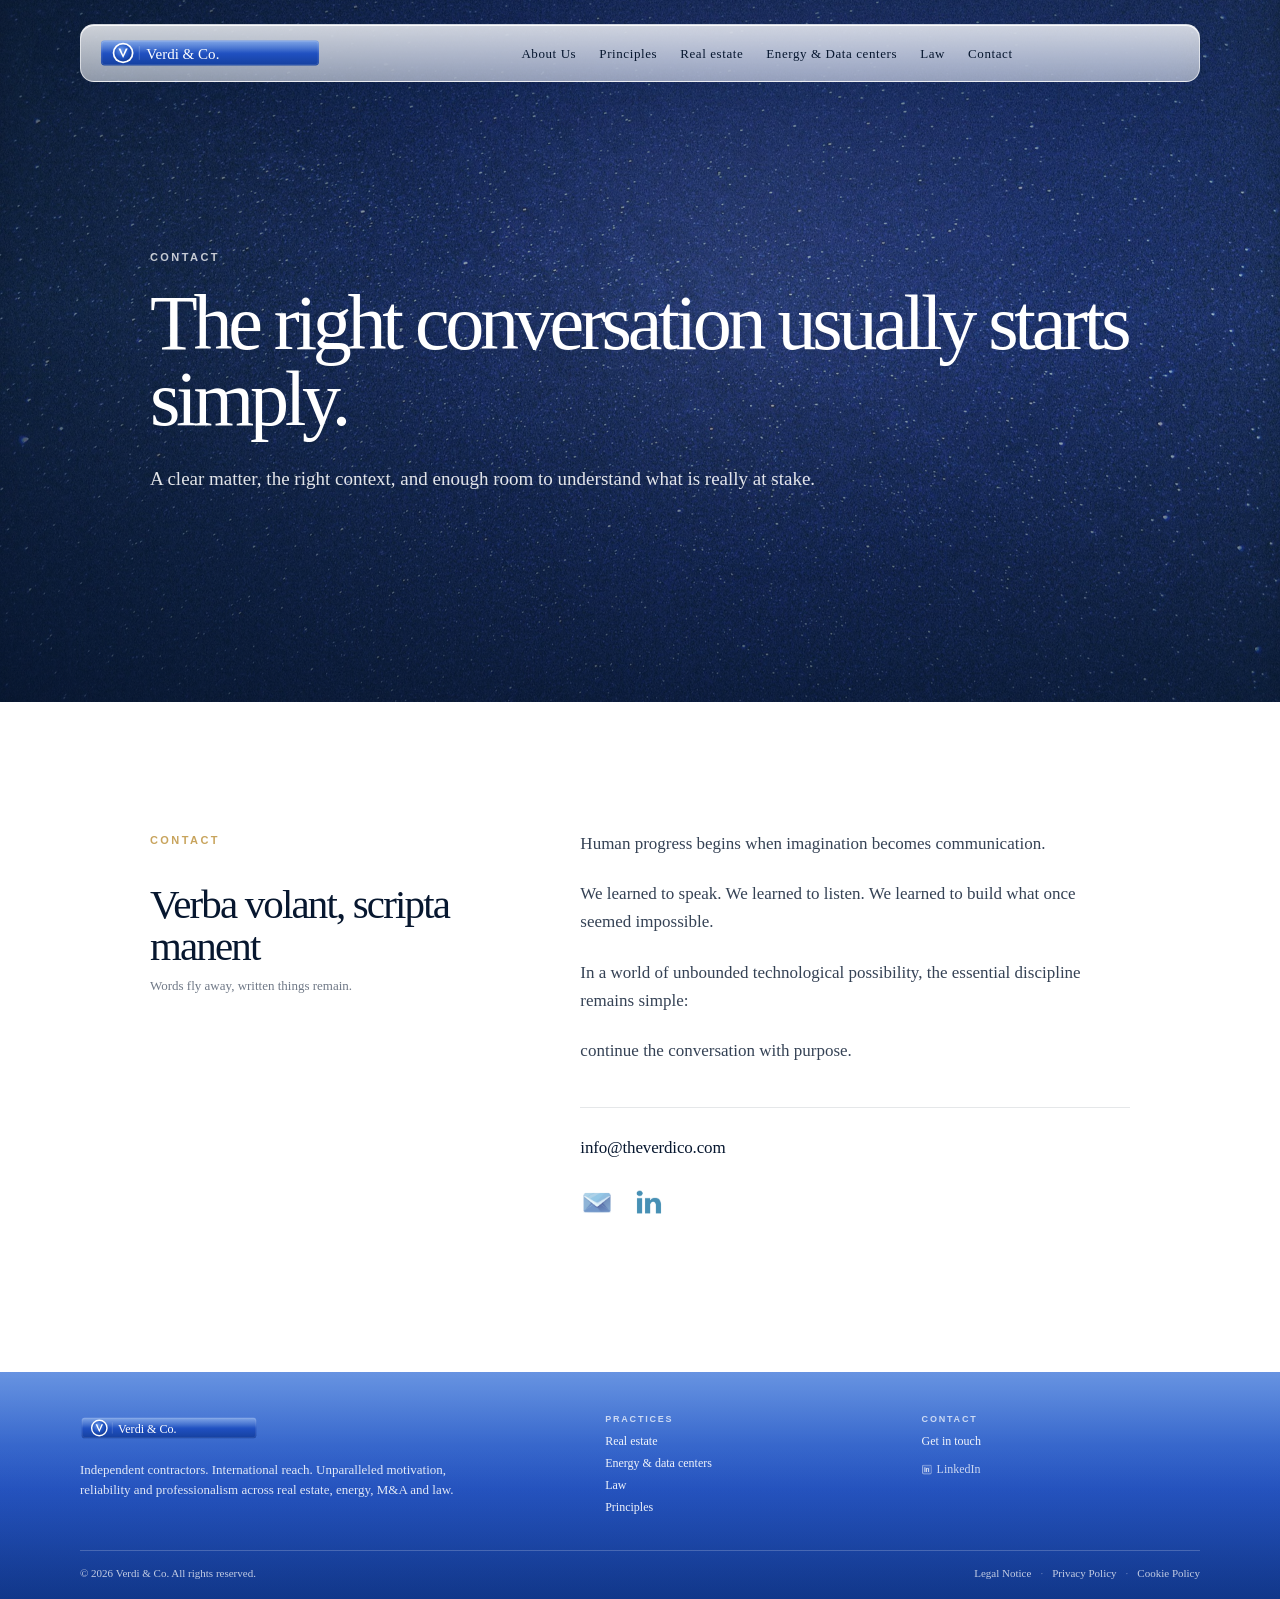
<file: contact.html>
<!DOCTYPE html>
<html lang="en">
<head>
<title>Contact | Verdi & Co.</title>
<meta name="description" content="Contact Verdi & Co. for selected real estate, energy, digital-infrastructure and legal-commercial advisory discussions.">
<link rel="canonical" href="https://www.theverdico.com/contact.html">
<meta charset="UTF-8">
<meta name="viewport" content="width=device-width, initial-scale=1.0">
<meta name="theme-color" content="#1f4fbf">
<link rel="icon" type="image/png" sizes="32x32" href="assets/brand/favicon-32.png">
<link rel="apple-touch-icon" href="assets/brand/apple-touch-icon.png">
<link rel="manifest" href="site.webmanifest">
<link rel="stylesheet" href="styles/main.css">
</head>
<body>
<header class="site-header" data-header>
  <a class="brand-lockup" href="index.html" aria-label="Verdi & Co. home">
    <span class="brand-plate brand-plate--svg-img"><img class="site-logo-img" src="assets/brand/logo-plate.svg" alt="Verdi & Co." role="img" decoding="async"></span>
  </a>
  <button class="nav-toggle" type="button" data-nav-toggle aria-label="Toggle navigation" aria-expanded="false">
    <span></span><span></span>
  </button>
  <nav class="site-nav" data-nav>
    <a class="nav-link--home" href="index.html">About Us</a>
    <a href="principles.html">Principles</a>
    <a href="realestate.html">Real estate</a>
    <a href="energy.html">Energy &amp; Data centers</a>
    <a href="law.html">Law</a>
    <a href="contact.html" aria-current="page">Contact</a>
  </nav>
</header>
<main>
  <section class="hero hero--page hero--visual hero--contact">
    <div class="hero-content hero-content--page">
      <span class="eyebrow">Contact</span>
      <h1>The right conversation usually starts simply.</h1>
      <p class="hero-subtitle">A clear matter, the right context, and enough room to understand what is really at stake.</p>
    </div>
  </section>

  <section class="section section--white principles-letter-section">
    <div class="principles-letter" data-reveal>
      <div class="principles-letter__intro">
        <span class="eyebrow">Contact</span>
        <h2>Verba volant, scripta manent</h2>
        <p class="contact-latin__translation">Words fly away, written things remain.</p>
      </div>
      <div class="principles-letter__body">
        <p>Human progress begins when imagination becomes communication.</p>
        <p>We learned to speak. We learned to listen. We learned to build what once seemed impossible.</p>
        <p>In a world of unbounded technological possibility, the essential discipline remains simple:</p>
        <p>continue the conversation with purpose.</p>
        <div class="contact-reach">
          <a href="mailto:info@theverdico.com" class="contact-reach__email">info@theverdico.com</a>
          <div class="contact-icons">
            <a href="mailto:info@theverdico.com" class="contact-icon-link" aria-label="Email Verdi &amp; Co.">
              <img src="assets/images/email.avif" alt="" width="34" height="34">
            </a>
            <a href="https://www.linkedin.com/in/djamal-g-b1b60319/" class="contact-icon-link" target="_blank" rel="noopener noreferrer" aria-label="LinkedIn profile">
              <img src="assets/images/ln.avif" alt="" width="34" height="34">
            </a>
          </div>
        </div>
      </div>
    </div>
  </section>
</main>
<footer class="site-footer">
  <div class="footer-inner">
    <div class="footer-brand">
      <span class="brand-plate brand-plate--footer brand-plate--svg-img"><img class="site-logo-img" src="assets/brand/logo-plate.svg" alt="Verdi & Co." role="img" decoding="async"></span>
      <p>Independent contractors. International reach. Unparalleled motivation, reliability and professionalism across real estate, energy, M&A and law.</p>
    </div>
    <div class="footer-col">
      <h3>Practices</h3>
      <a href="realestate.html">Real estate</a>
      <a href="energy.html">Energy & data centers</a>
      <a href="law.html">Law</a>
      <a href="principles.html">Principles</a>
    </div>
    <div class="footer-col">
      <h3>Contact</h3>
      <a href="contact.html">Get in touch</a>
      <a class="footer-linkedin" href="https://www.linkedin.com/in/djamal-g-b1b60319/" target="_blank" rel="noreferrer" aria-label="Verdi & Co. on LinkedIn">
        <span class="footer-linkedin__symbol" aria-hidden="true">in</span>
        <span class="footer-linkedin__text">LinkedIn</span>
      </a>
    </div>
  </div>
  <div class="footer-bottom">
    <span>© 2026 Verdi & Co. All rights reserved.</span>
    <nav class="footer-legal-links" aria-label="Legal">
      <a href="legal-notice.html">Legal Notice</a>
      <a href="privacy-policy.html">Privacy Policy</a>
      <a href="cookie-policy.html">Cookie Policy</a>
    </nav>
  </div>
</footer>
<script src="scripts/main.js"></script>
</body>
</html>
</file>
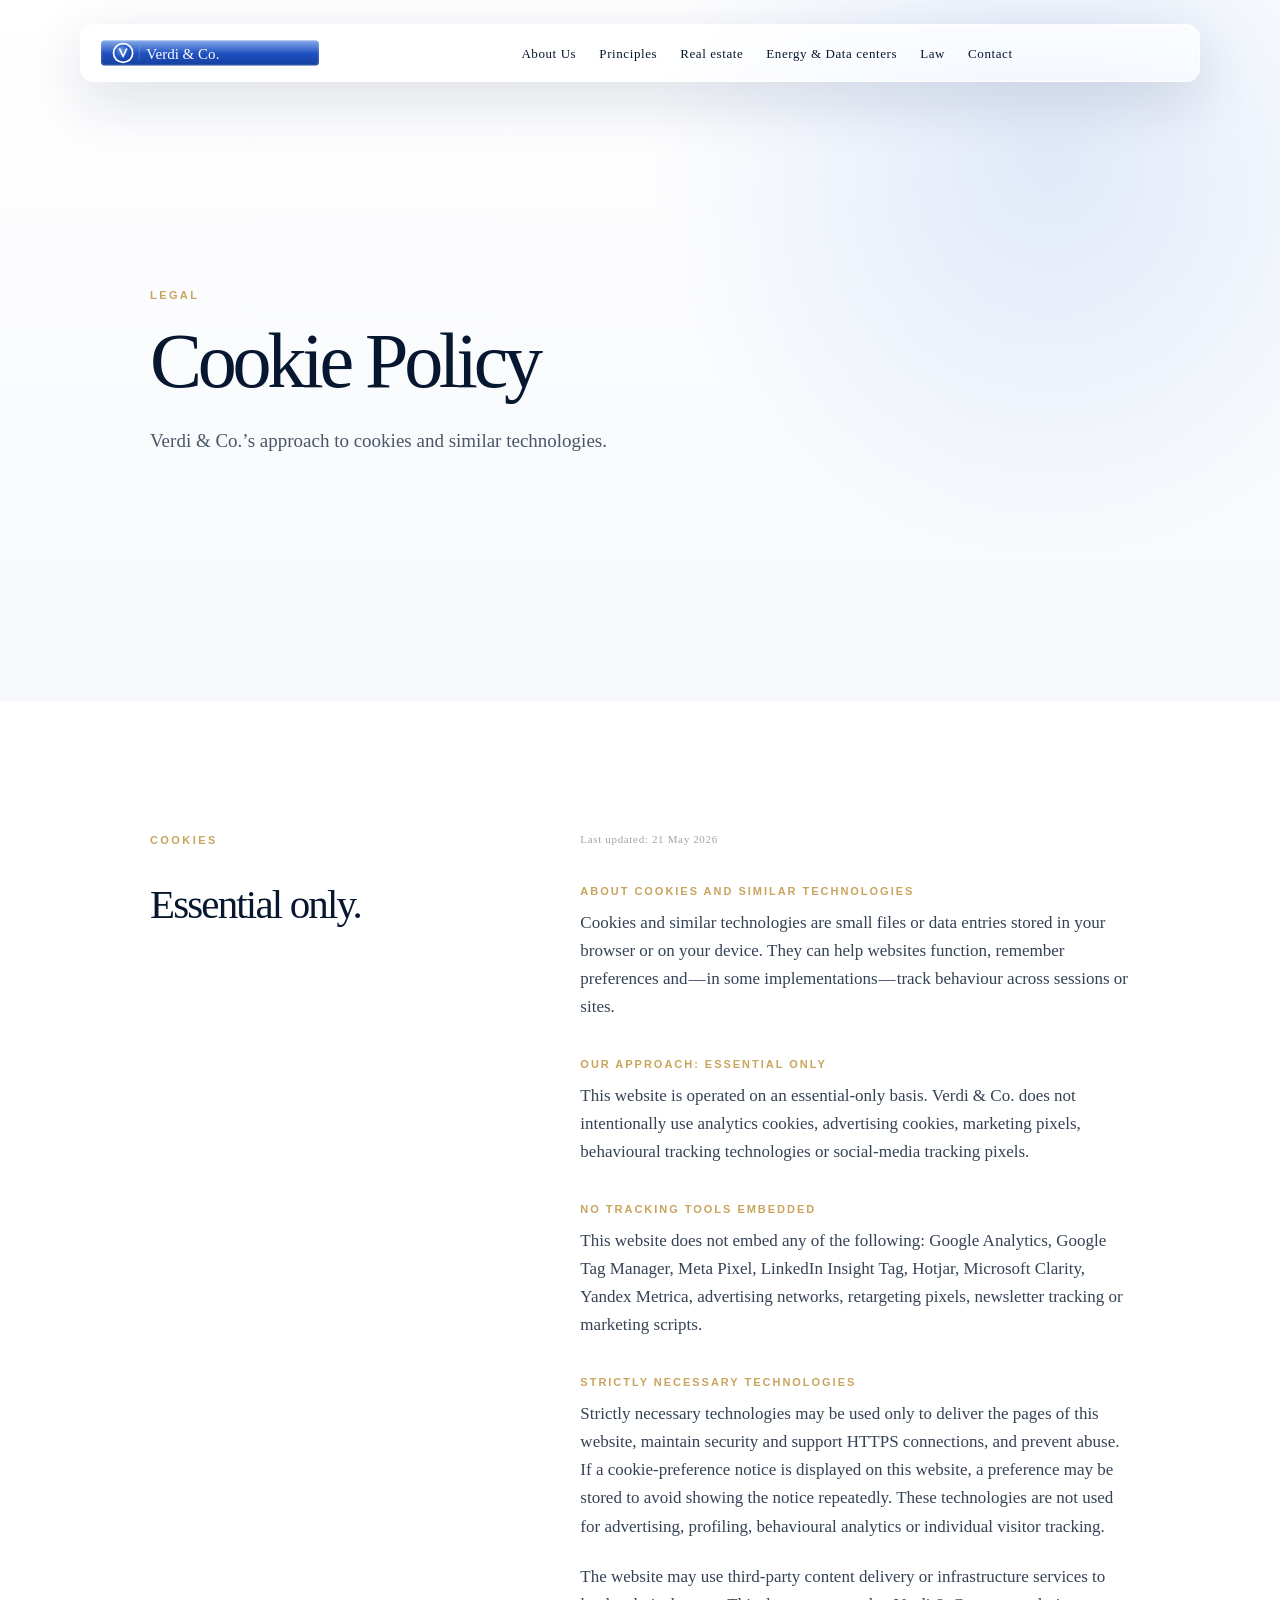
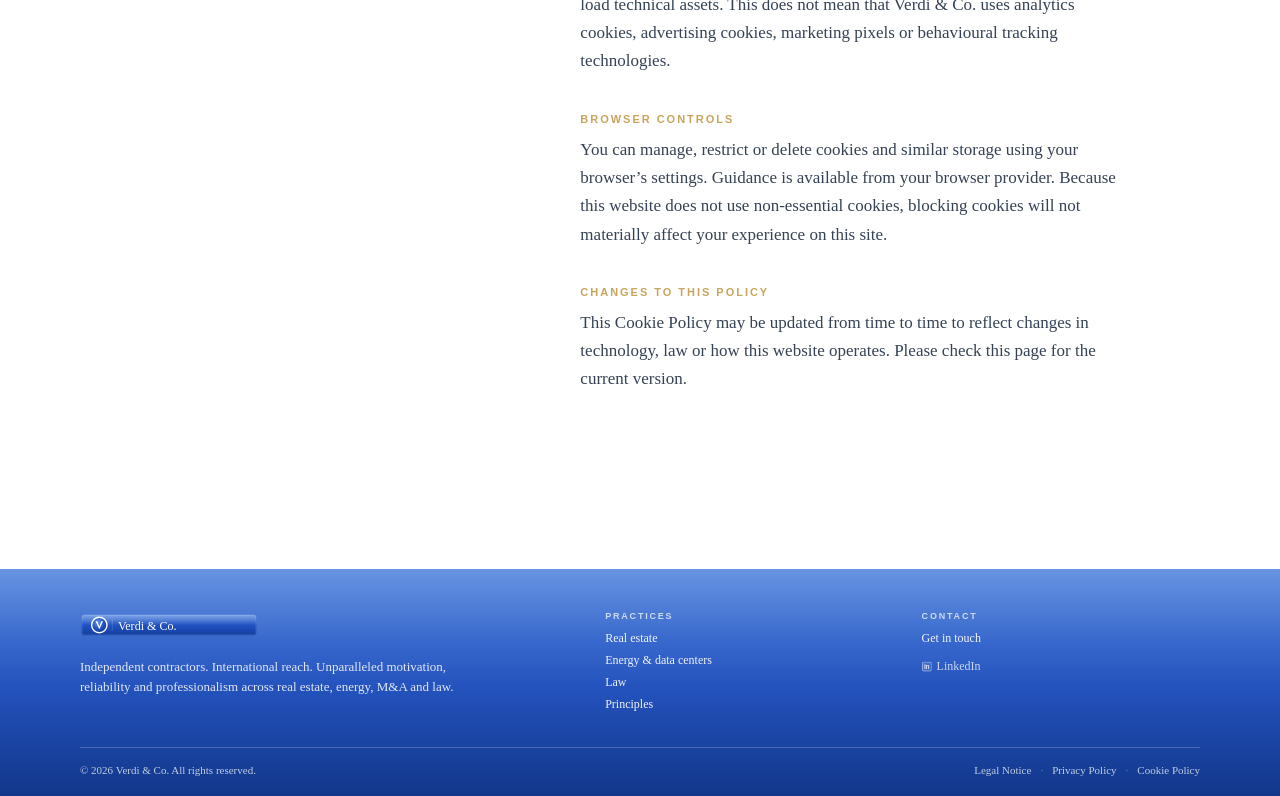
<file: cookie-policy.html>
<!DOCTYPE html>
<html lang="en">
<head>
<title>Cookie Policy | Verdi & Co.</title>
<meta name="description" content="Cookie Policy for Verdi & Co., explaining the website’s limited cookie and tracking position.">
<link rel="canonical" href="https://www.theverdico.com/cookie-policy.html">
<meta charset="UTF-8">
<meta name="viewport" content="width=device-width, initial-scale=1.0">
<meta name="theme-color" content="#1f4fbf">
<link rel="icon" type="image/png" sizes="32x32" href="assets/brand/favicon-32.png">
<link rel="apple-touch-icon" href="assets/brand/apple-touch-icon.png">
<link rel="manifest" href="site.webmanifest">
<link rel="stylesheet" href="styles/main.css">
</head>
<body>
<header class="site-header" data-header>
  <a class="brand-lockup" href="index.html" aria-label="Verdi & Co. home">
    <span class="brand-plate brand-plate--svg-img"><img class="site-logo-img" src="assets/brand/logo-plate.svg" alt="Verdi & Co." role="img" decoding="async"></span>
  </a>
  <button class="nav-toggle" type="button" data-nav-toggle aria-label="Toggle navigation" aria-expanded="false">
    <span></span><span></span>
  </button>
  <nav class="site-nav" data-nav>
    <a class="nav-link--home" href="index.html">About Us</a>
    <a href="principles.html">Principles</a>
    <a href="realestate.html">Real estate</a>
    <a href="energy.html">Energy &amp; Data centers</a>
    <a href="law.html">Law</a>
    <a href="contact.html">Contact</a>
  </nav>
</header>
<main>
  <section class="hero hero--page hero--clean">
    <div class="hero-content hero-content--page">
      <span class="eyebrow">Legal</span>
      <h1>Cookie Policy</h1>
      <p class="hero-subtitle">Verdi &amp; Co.&#8217;s approach to cookies and similar technologies.</p>
    </div>
  </section>

  <section class="section section--white principles-letter-section">
    <div class="principles-letter" data-reveal>
      <div class="principles-letter__intro">
        <span class="eyebrow">Cookies</span>
        <h2>Essential only.</h2>
      </div>
      <div class="principles-letter__body">
        <span class="legal-date">Last updated: 21 May 2026</span>

        <h3 class="legal-section-head">About cookies and similar technologies</h3>
        <p>Cookies and similar technologies are small files or data entries stored in your browser or on your device. They can help websites function, remember preferences and&#8202;&#8212;&#8202;in some implementations&#8202;&#8212;&#8202;track behaviour across sessions or sites.</p>

        <h3 class="legal-section-head">Our approach: essential only</h3>
        <p>This website is operated on an essential-only basis. Verdi &amp; Co. does not intentionally use analytics cookies, advertising cookies, marketing pixels, behavioural tracking technologies or social-media tracking pixels.</p>

        <h3 class="legal-section-head">No tracking tools embedded</h3>
        <p>This website does not embed any of the following: Google Analytics, Google Tag Manager, Meta Pixel, LinkedIn Insight Tag, Hotjar, Microsoft Clarity, Yandex Metrica, advertising networks, retargeting pixels, newsletter tracking or marketing scripts.</p>

        <h3 class="legal-section-head">Strictly necessary technologies</h3>
        <p>Strictly necessary technologies may be used only to deliver the pages of this website, maintain security and support HTTPS connections, and prevent abuse. If a cookie-preference notice is displayed on this website, a preference may be stored to avoid showing the notice repeatedly. These technologies are not used for advertising, profiling, behavioural analytics or individual visitor tracking.</p>
        <p>The website may use third-party content delivery or infrastructure services to load technical assets. This does not mean that Verdi &amp; Co. uses analytics cookies, advertising cookies, marketing pixels or behavioural tracking technologies.</p>

        <h3 class="legal-section-head">Browser controls</h3>
        <p>You can manage, restrict or delete cookies and similar storage using your browser&#8217;s settings. Guidance is available from your browser provider. Because this website does not use non-essential cookies, blocking cookies will not materially affect your experience on this site.</p>

        <h3 class="legal-section-head">Changes to this policy</h3>
        <p>This Cookie Policy may be updated from time to time to reflect changes in technology, law or how this website operates. Please check this page for the current version.</p>
      </div>
    </div>
  </section>
</main>
<footer class="site-footer">
  <div class="footer-inner">
    <div class="footer-brand">
      <span class="brand-plate brand-plate--footer brand-plate--svg-img"><img class="site-logo-img" src="assets/brand/logo-plate.svg" alt="Verdi & Co." role="img" decoding="async"></span>
      <p>Independent contractors. International reach. Unparalleled motivation, reliability and professionalism across real estate, energy, M&A and law.</p>
    </div>
    <div class="footer-col">
      <h3>Practices</h3>
      <a href="realestate.html">Real estate</a>
      <a href="energy.html">Energy & data centers</a>
      <a href="law.html">Law</a>
      <a href="principles.html">Principles</a>
    </div>
    <div class="footer-col">
      <h3>Contact</h3>
      <a href="contact.html">Get in touch</a>
      <a class="footer-linkedin" href="https://www.linkedin.com/in/djamal-g-b1b60319/" target="_blank" rel="noreferrer" aria-label="Verdi & Co. on LinkedIn">
        <span class="footer-linkedin__symbol" aria-hidden="true">in</span>
        <span class="footer-linkedin__text">LinkedIn</span>
      </a>
    </div>
  </div>
  <div class="footer-bottom">
    <span>© 2026 Verdi & Co. All rights reserved.</span>
    <nav class="footer-legal-links" aria-label="Legal">
      <a href="legal-notice.html">Legal Notice</a>
      <a href="privacy-policy.html">Privacy Policy</a>
      <a href="cookie-policy.html">Cookie Policy</a>
    </nav>
  </div>
</footer>
<script src="scripts/main.js"></script>
</body>
</html>
</file>
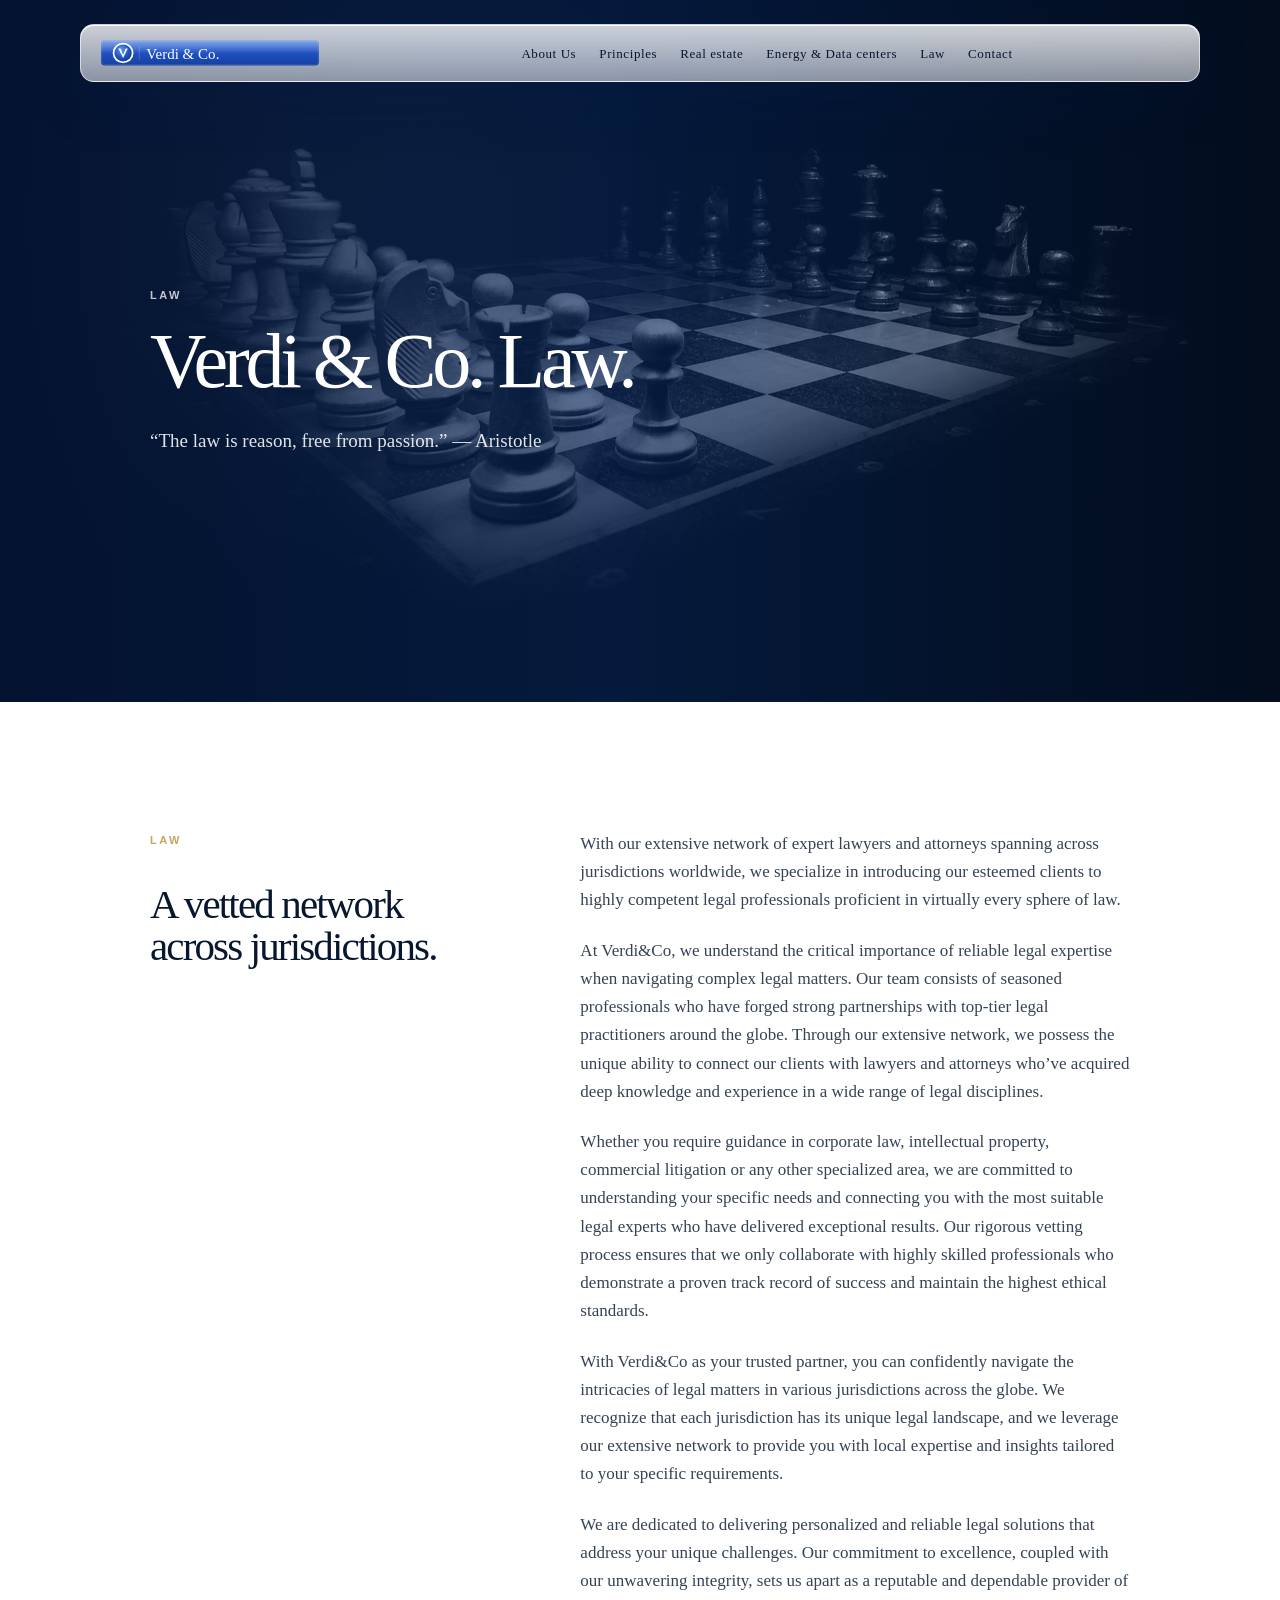
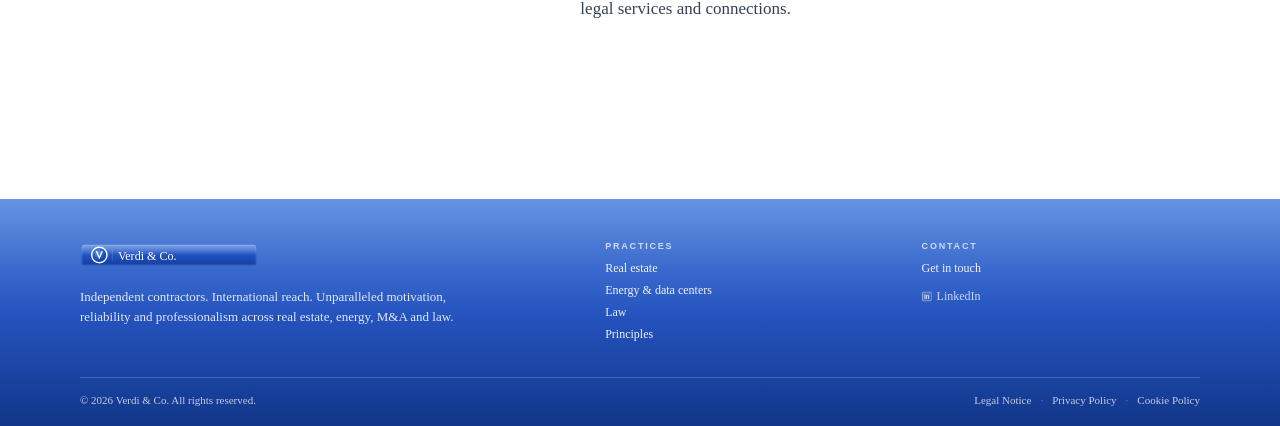
<file: law.html>
<!DOCTYPE html>
<html lang="en">
<head>
<title>Legal-Commercial Strategy | Verdi & Co.</title>
<meta name="description" content="Legal-commercial strategy for complex transactions, disputes and negotiations, connecting legal analysis with practical business outcomes across cross-border situations.">
<link rel="canonical" href="https://www.theverdico.com/law.html">
<meta charset="UTF-8">
<meta name="viewport" content="width=device-width, initial-scale=1.0">
<meta name="theme-color" content="#1f4fbf">
<link rel="icon" type="image/png" sizes="32x32" href="assets/brand/favicon-32.png">
<link rel="apple-touch-icon" href="assets/brand/apple-touch-icon.png">
<link rel="manifest" href="site.webmanifest">
<link rel="stylesheet" href="styles/main.css">
</head>
<body>
<header class="site-header" data-header>
  <a class="brand-lockup" href="index.html" aria-label="Verdi & Co. home">
    <span class="brand-plate brand-plate--svg-img"><img class="site-logo-img" src="assets/brand/logo-plate.svg" alt="Verdi & Co." role="img" decoding="async"></span>
  </a>
  <button class="nav-toggle" type="button" data-nav-toggle aria-label="Toggle navigation" aria-expanded="false">
    <span></span><span></span>
  </button>
  <nav class="site-nav" data-nav>
    <a class="nav-link--home" href="index.html">About Us</a>
    <a href="principles.html">Principles</a>
    <a href="realestate.html">Real estate</a>
    <a href="energy.html">Energy &amp; Data centers</a>
    <a href="law.html" aria-current="page">Law</a>
    <a href="contact.html">Contact</a>
  </nav>
</header>
<main>
  <section class="hero hero--page hero--visual hero--law">
    <div class="hero-content hero-content--page">
      <span class="eyebrow">Law</span>
      <h1>Verdi &amp; Co. Law.</h1>
      <p class="hero-subtitle">&#8220;The law is reason, free from passion.&#8221; &#8212; Aristotle</p>
    </div>
  </section>

  <section class="section section--white principles-letter-section">
    <div class="principles-letter" data-reveal>
      <div class="principles-letter__intro">
        <span class="eyebrow">Law</span>
        <h2>A vetted network across jurisdictions.</h2>
      </div>
      <div class="principles-letter__body">
        <p>With our extensive network of expert lawyers and attorneys spanning across jurisdictions worldwide, we specialize in introducing our esteemed clients to highly competent legal professionals proficient in virtually every sphere of law.</p>
        <p>At Verdi&amp;Co, we understand the critical importance of reliable legal expertise when navigating complex legal matters. Our team consists of seasoned professionals who have forged strong partnerships with top-tier legal practitioners around the globe. Through our extensive network, we possess the unique ability to connect our clients with lawyers and attorneys who&#8217;ve acquired deep knowledge and experience in a wide range of legal disciplines.</p>
        <p>Whether you require guidance in corporate law, intellectual property, commercial litigation or any other specialized area, we are committed to understanding your specific needs and connecting you with the most suitable legal experts who have delivered exceptional results. Our rigorous vetting process ensures that we only collaborate with highly skilled professionals who demonstrate a proven track record of success and maintain the highest ethical standards.</p>
        <p>With Verdi&amp;Co as your trusted partner, you can confidently navigate the intricacies of legal matters in various jurisdictions across the globe. We recognize that each jurisdiction has its unique legal landscape, and we leverage our extensive network to provide you with local expertise and insights tailored to your specific requirements.</p>
        <p>We are dedicated to delivering personalized and reliable legal solutions that address your unique challenges. Our commitment to excellence, coupled with our unwavering integrity, sets us apart as a reputable and dependable provider of legal services and connections.</p>
      </div>
    </div>
  </section>
</main>
<footer class="site-footer">
  <div class="footer-inner">
    <div class="footer-brand">
      <span class="brand-plate brand-plate--footer brand-plate--svg-img"><img class="site-logo-img" src="assets/brand/logo-plate.svg" alt="Verdi & Co." role="img" decoding="async"></span>
      <p>Independent contractors. International reach. Unparalleled motivation, reliability and professionalism across real estate, energy, M&A and law.</p>
    </div>
    <div class="footer-col">
      <h3>Practices</h3>
      <a href="realestate.html">Real estate</a>
      <a href="energy.html">Energy & data centers</a>
      <a href="law.html">Law</a>
      <a href="principles.html">Principles</a>
    </div>
    <div class="footer-col">
      <h3>Contact</h3>
      <a href="contact.html">Get in touch</a>
      <a class="footer-linkedin" href="https://www.linkedin.com/in/djamal-g-b1b60319/" target="_blank" rel="noreferrer" aria-label="Verdi & Co. on LinkedIn">
        <span class="footer-linkedin__symbol" aria-hidden="true">in</span>
        <span class="footer-linkedin__text">LinkedIn</span>
      </a>
    </div>
  </div>
  <div class="footer-bottom">
    <span>© 2026 Verdi & Co. All rights reserved.</span>
    <nav class="footer-legal-links" aria-label="Legal">
      <a href="legal-notice.html">Legal Notice</a>
      <a href="privacy-policy.html">Privacy Policy</a>
      <a href="cookie-policy.html">Cookie Policy</a>
    </nav>
  </div>
</footer>
<script src="scripts/main.js"></script>
</body>
</html>
</file>
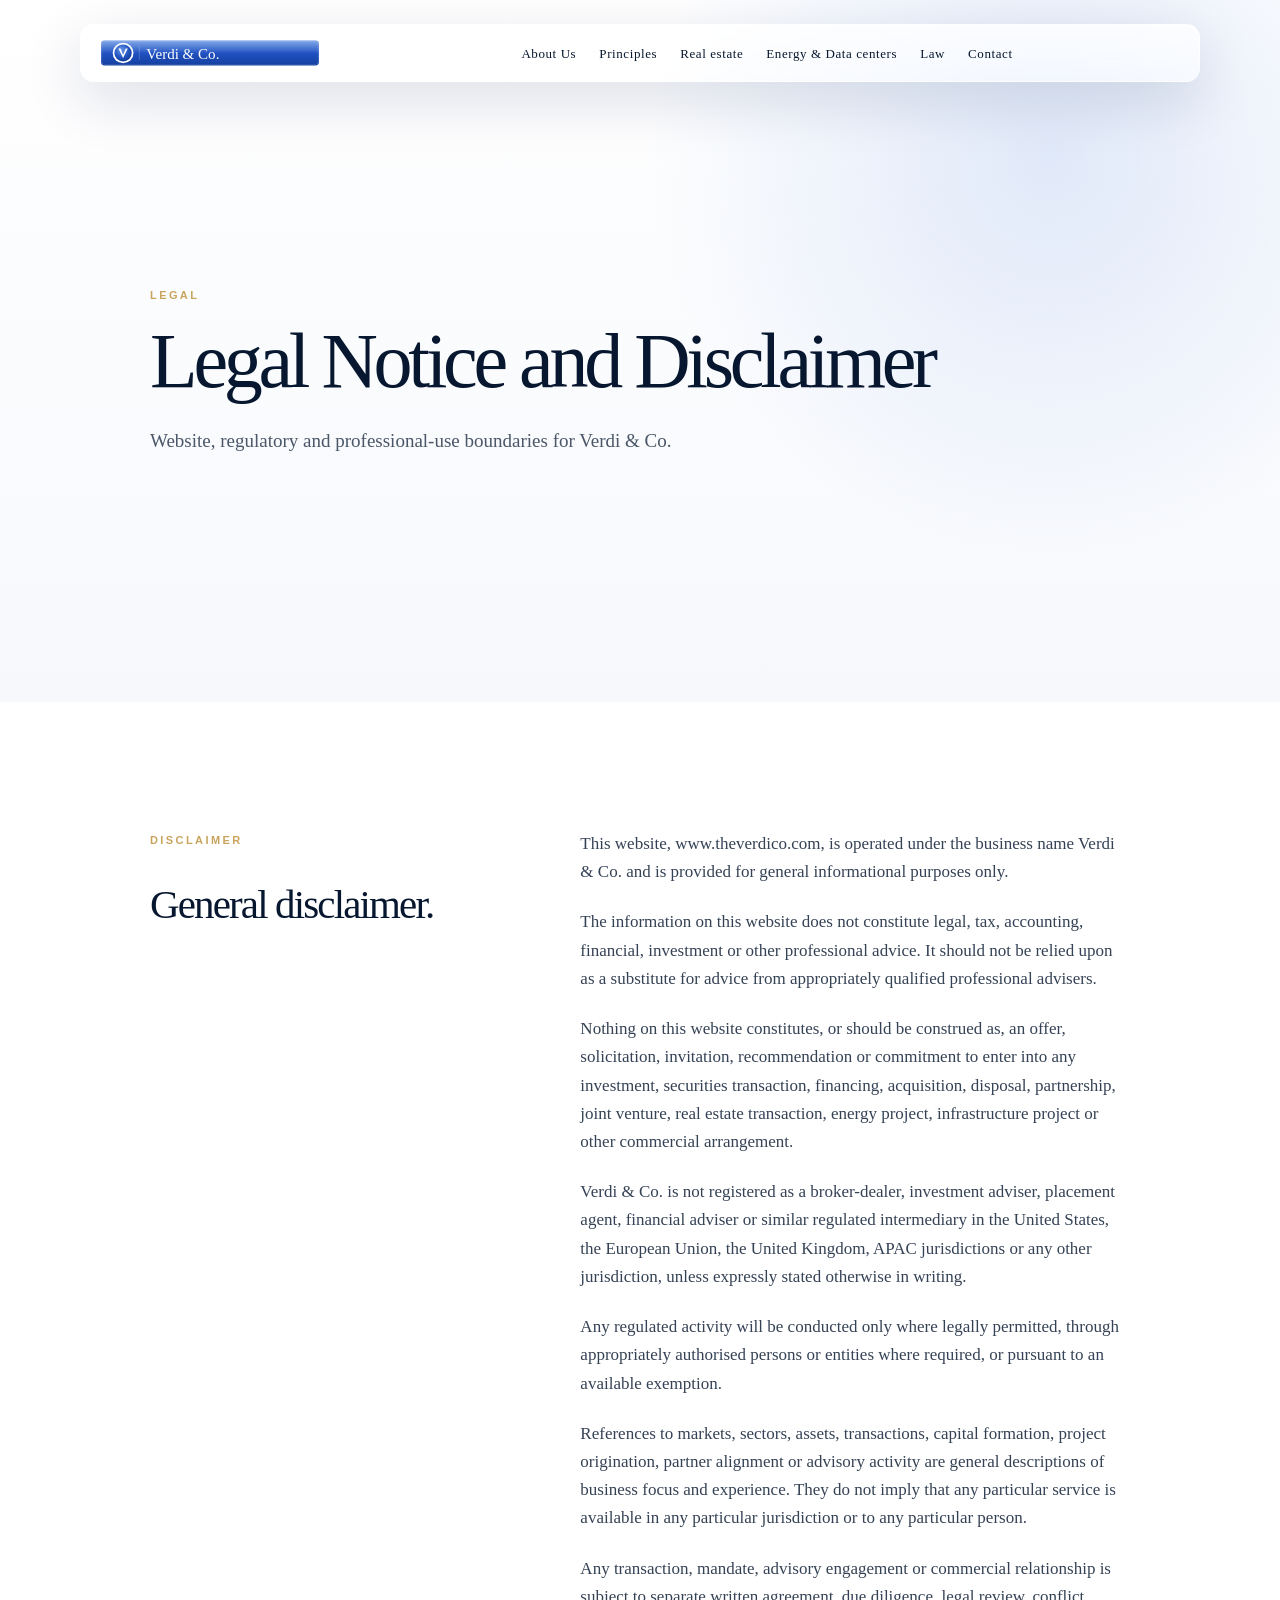
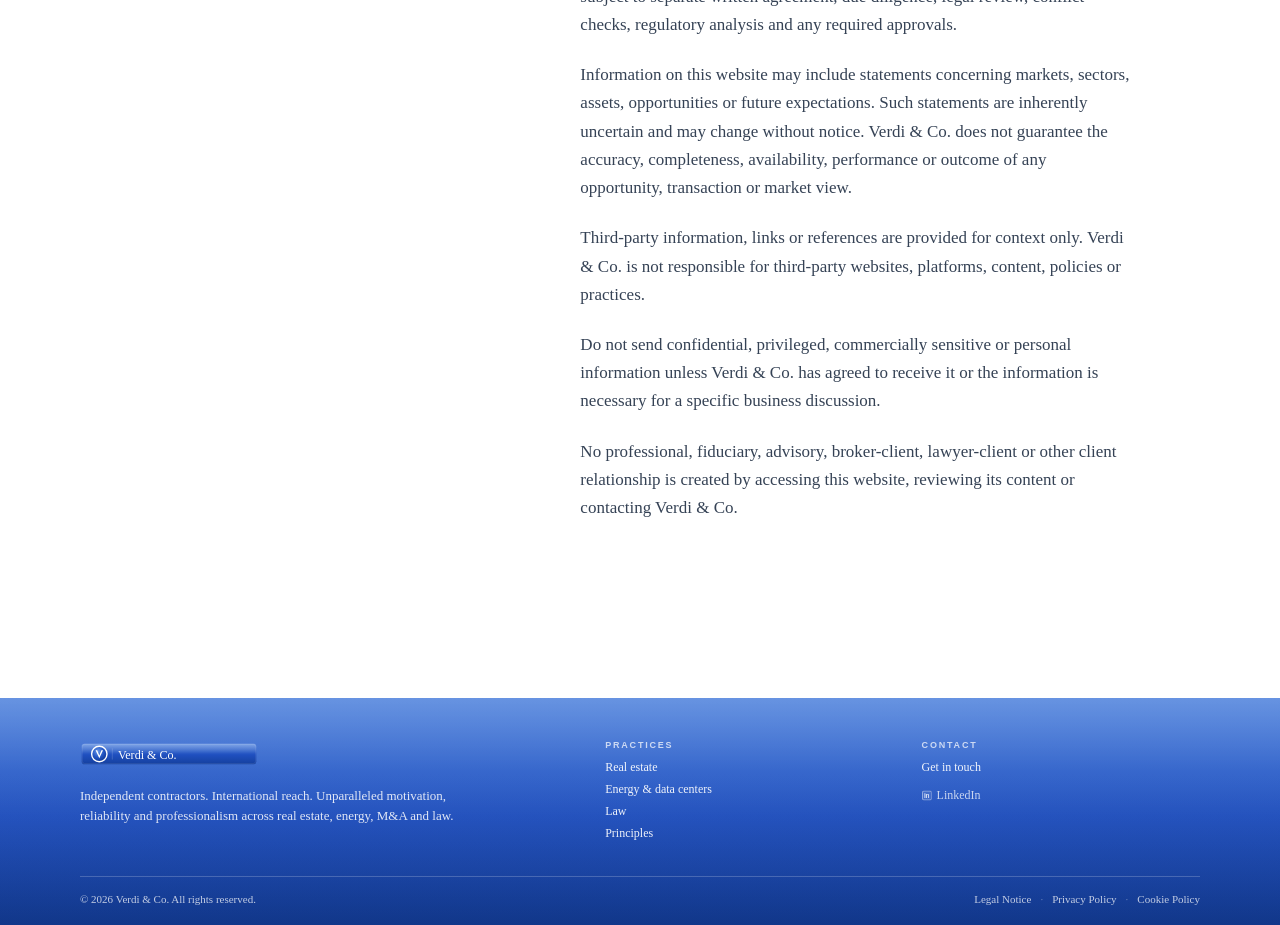
<file: legal-notice.html>
<!DOCTYPE html>
<html lang="en">
<head>
<title>Legal Notice | Verdi & Co.</title>
<meta name="description" content="Legal notice and regulatory disclaimer for Verdi & Co., including website-use limitations, no-offer language and professional-relationship boundaries.">
<link rel="canonical" href="https://www.theverdico.com/legal-notice.html">
<meta charset="UTF-8">
<meta name="viewport" content="width=device-width, initial-scale=1.0">
<meta name="theme-color" content="#1f4fbf">
<link rel="icon" type="image/png" sizes="32x32" href="assets/brand/favicon-32.png">
<link rel="apple-touch-icon" href="assets/brand/apple-touch-icon.png">
<link rel="manifest" href="site.webmanifest">
<link rel="stylesheet" href="styles/main.css">
</head>
<body>
<header class="site-header" data-header>
  <a class="brand-lockup" href="index.html" aria-label="Verdi & Co. home">
    <span class="brand-plate brand-plate--svg-img"><img class="site-logo-img" src="assets/brand/logo-plate.svg" alt="Verdi & Co." role="img" decoding="async"></span>
  </a>
  <button class="nav-toggle" type="button" data-nav-toggle aria-label="Toggle navigation" aria-expanded="false">
    <span></span><span></span>
  </button>
  <nav class="site-nav" data-nav>
    <a class="nav-link--home" href="index.html">About Us</a>
    <a href="principles.html">Principles</a>
    <a href="realestate.html">Real estate</a>
    <a href="energy.html">Energy &amp; Data centers</a>
    <a href="law.html">Law</a>
    <a href="contact.html">Contact</a>
  </nav>
</header>
<main>
  <section class="hero hero--page hero--clean">
    <div class="hero-content hero-content--page">
      <span class="eyebrow">Legal</span>
      <h1>Legal Notice and Disclaimer</h1>
      <p class="hero-subtitle">Website, regulatory and professional-use boundaries for Verdi &amp; Co.</p>
    </div>
  </section>

  <section class="section section--white principles-letter-section">
    <div class="principles-letter" data-reveal>
      <div class="principles-letter__intro">
        <span class="eyebrow">Disclaimer</span>
        <h2>General disclaimer.</h2>
      </div>
      <div class="principles-letter__body">
        <p>This website, <a href="https://www.theverdico.com">www.theverdico.com</a>, is operated under the business name Verdi &amp; Co. and is provided for general informational purposes only.</p>

        <p>The information on this website does not constitute legal, tax, accounting, financial, investment or other professional advice. It should not be relied upon as a substitute for advice from appropriately qualified professional advisers.</p>

        <p>Nothing on this website constitutes, or should be construed as, an offer, solicitation, invitation, recommendation or commitment to enter into any investment, securities transaction, financing, acquisition, disposal, partnership, joint venture, real estate transaction, energy project, infrastructure project or other commercial arrangement.</p>

        <p>Verdi &amp; Co. is not registered as a broker-dealer, investment adviser, placement agent, financial adviser or similar regulated intermediary in the United States, the European Union, the United Kingdom, APAC jurisdictions or any other jurisdiction, unless expressly stated otherwise in writing.</p>

        <p>Any regulated activity will be conducted only where legally permitted, through appropriately authorised persons or entities where required, or pursuant to an available exemption.</p>

        <p>References to markets, sectors, assets, transactions, capital formation, project origination, partner alignment or advisory activity are general descriptions of business focus and experience. They do not imply that any particular service is available in any particular jurisdiction or to any particular person.</p>

        <p>Any transaction, mandate, advisory engagement or commercial relationship is subject to separate written agreement, due diligence, legal review, conflict checks, regulatory analysis and any required approvals.</p>

        <p>Information on this website may include statements concerning markets, sectors, assets, opportunities or future expectations. Such statements are inherently uncertain and may change without notice. Verdi &amp; Co. does not guarantee the accuracy, completeness, availability, performance or outcome of any opportunity, transaction or market view.</p>

        <p>Third-party information, links or references are provided for context only. Verdi &amp; Co. is not responsible for third-party websites, platforms, content, policies or practices.</p>

        <p>Do not send confidential, privileged, commercially sensitive or personal information unless Verdi &amp; Co. has agreed to receive it or the information is necessary for a specific business discussion.</p>

        <p>No professional, fiduciary, advisory, broker-client, lawyer-client or other client relationship is created by accessing this website, reviewing its content or contacting Verdi &amp; Co.</p>
      </div>
    </div>
  </section>
</main>
<footer class="site-footer">
  <div class="footer-inner">
    <div class="footer-brand">
      <span class="brand-plate brand-plate--footer brand-plate--svg-img"><img class="site-logo-img" src="assets/brand/logo-plate.svg" alt="Verdi & Co." role="img" decoding="async"></span>
      <p>Independent contractors. International reach. Unparalleled motivation, reliability and professionalism across real estate, energy, M&A and law.</p>
    </div>
    <div class="footer-col">
      <h3>Practices</h3>
      <a href="realestate.html">Real estate</a>
      <a href="energy.html">Energy & data centers</a>
      <a href="law.html">Law</a>
      <a href="principles.html">Principles</a>
    </div>
    <div class="footer-col">
      <h3>Contact</h3>
      <a href="contact.html">Get in touch</a>
      <a class="footer-linkedin" href="https://www.linkedin.com/in/djamal-g-b1b60319/" target="_blank" rel="noreferrer" aria-label="Verdi & Co. on LinkedIn">
        <span class="footer-linkedin__symbol" aria-hidden="true">in</span>
        <span class="footer-linkedin__text">LinkedIn</span>
      </a>
    </div>
  </div>
  <div class="footer-bottom">
    <span>© 2026 Verdi & Co. All rights reserved.</span>
    <nav class="footer-legal-links" aria-label="Legal">
      <a href="legal-notice.html">Legal Notice</a>
      <a href="privacy-policy.html">Privacy Policy</a>
      <a href="cookie-policy.html">Cookie Policy</a>
    </nav>
  </div>
</footer>
<script src="scripts/main.js"></script>
</body>
</html>
</file>
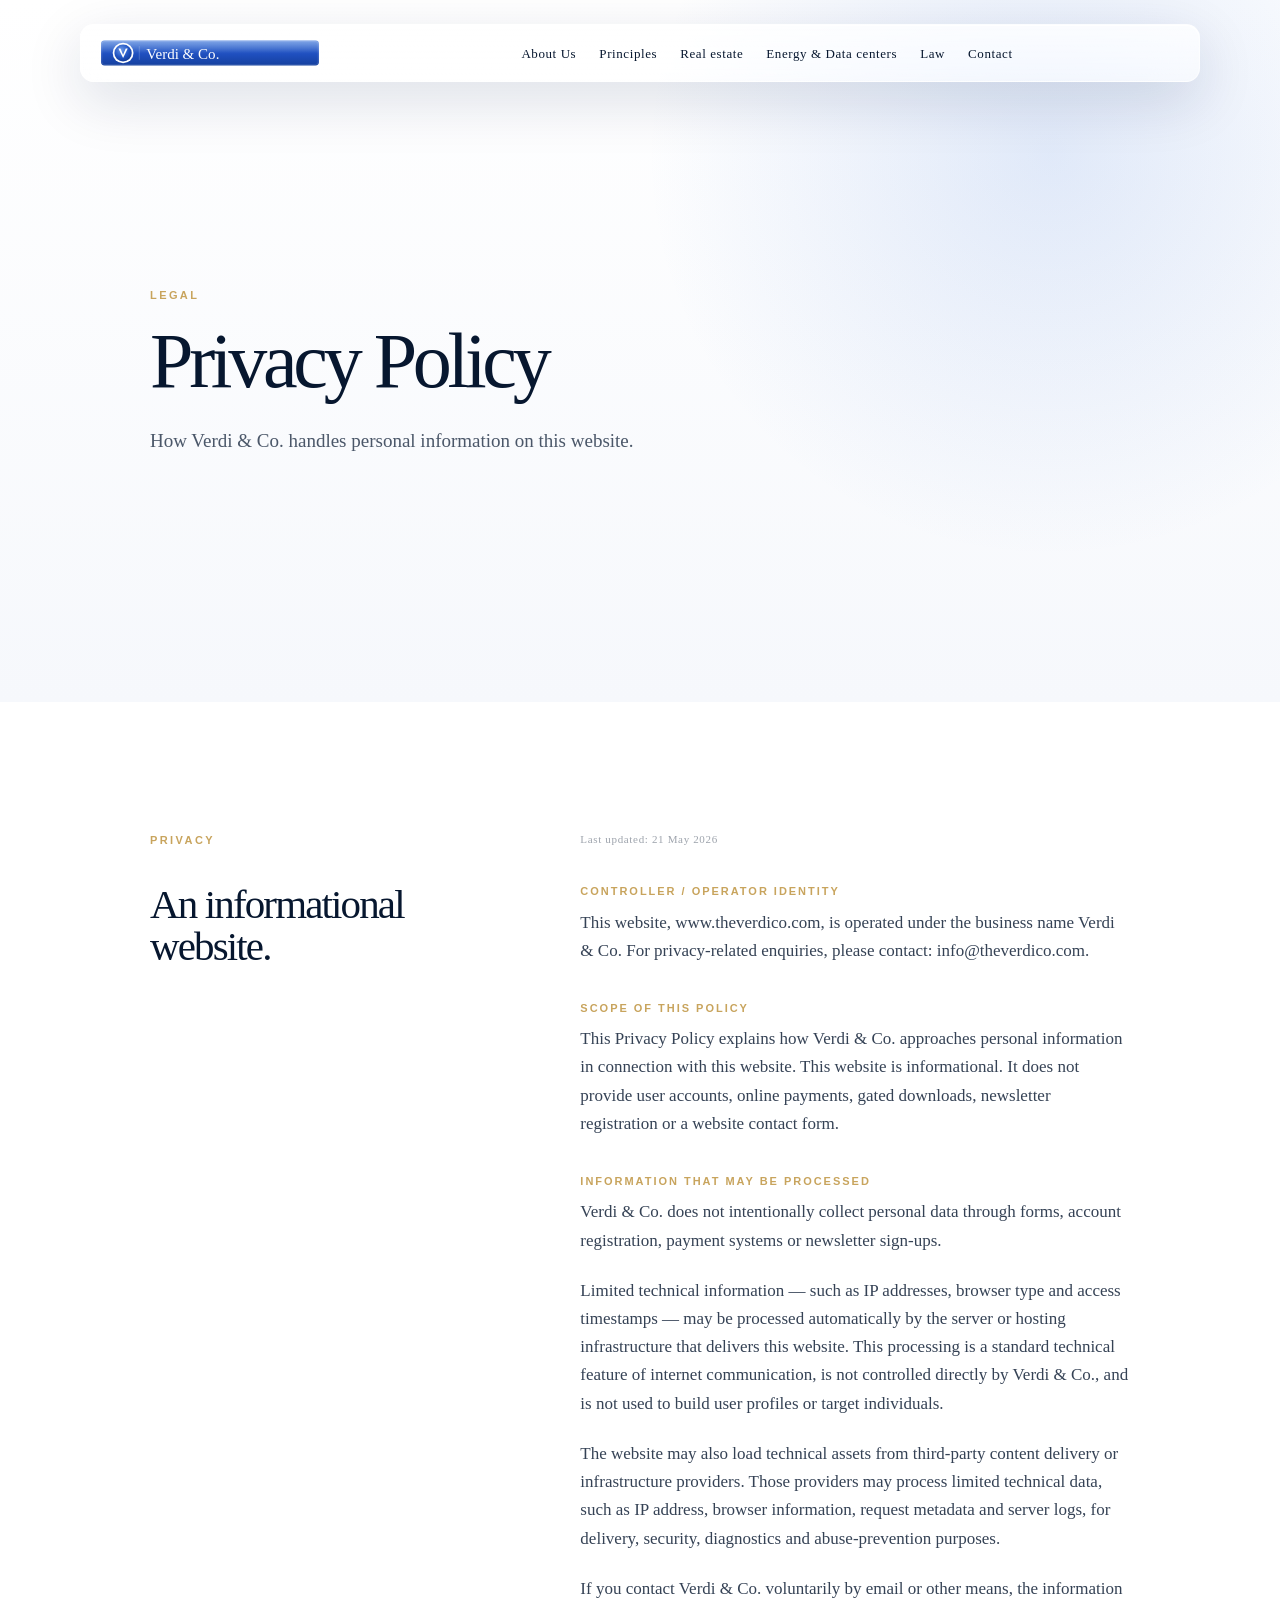
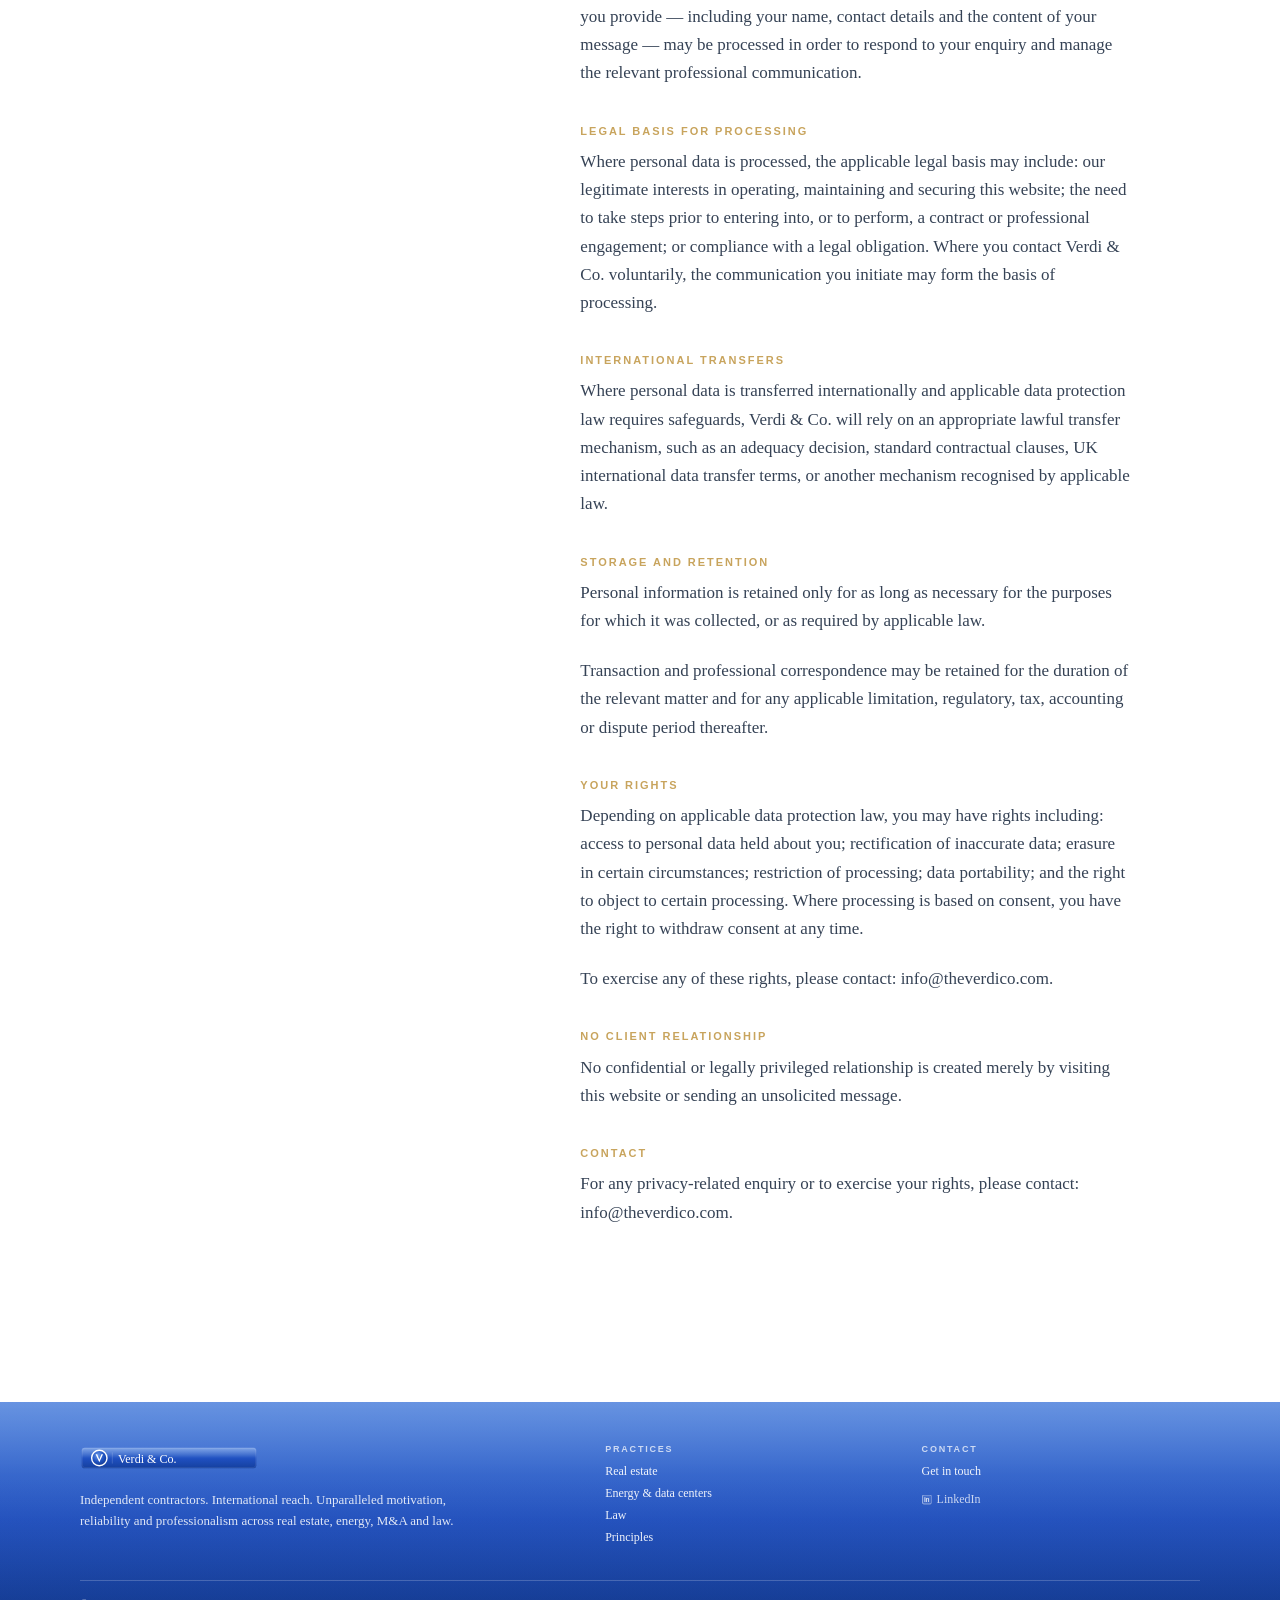
<file: privacy-policy.html>
<!DOCTYPE html>
<html lang="en">
<head>
<title>Privacy Policy | Verdi & Co.</title>
<meta name="description" content="Privacy Policy for Verdi & Co., explaining how limited website, communication and business-contact data may be handled.">
<link rel="canonical" href="https://www.theverdico.com/privacy-policy.html">
<meta charset="UTF-8">
<meta name="viewport" content="width=device-width, initial-scale=1.0">
<meta name="theme-color" content="#1f4fbf">
<link rel="icon" type="image/png" sizes="32x32" href="assets/brand/favicon-32.png">
<link rel="apple-touch-icon" href="assets/brand/apple-touch-icon.png">
<link rel="manifest" href="site.webmanifest">
<link rel="stylesheet" href="styles/main.css">
</head>
<body>
<header class="site-header" data-header>
  <a class="brand-lockup" href="index.html" aria-label="Verdi & Co. home">
    <span class="brand-plate brand-plate--svg-img"><img class="site-logo-img" src="assets/brand/logo-plate.svg" alt="Verdi & Co." role="img" decoding="async"></span>
  </a>
  <button class="nav-toggle" type="button" data-nav-toggle aria-label="Toggle navigation" aria-expanded="false">
    <span></span><span></span>
  </button>
  <nav class="site-nav" data-nav>
    <a class="nav-link--home" href="index.html">About Us</a>
    <a href="principles.html">Principles</a>
    <a href="realestate.html">Real estate</a>
    <a href="energy.html">Energy &amp; Data centers</a>
    <a href="law.html">Law</a>
    <a href="contact.html">Contact</a>
  </nav>
</header>
<main>
  <section class="hero hero--page hero--clean">
    <div class="hero-content hero-content--page">
      <span class="eyebrow">Legal</span>
      <h1>Privacy Policy</h1>
      <p class="hero-subtitle">How Verdi &amp; Co. handles personal information on this website.</p>
    </div>
  </section>

  <section class="section section--white principles-letter-section">
    <div class="principles-letter" data-reveal>
      <div class="principles-letter__intro">
        <span class="eyebrow">Privacy</span>
        <h2>An informational website.</h2>
      </div>
      <div class="principles-letter__body">
        <span class="legal-date">Last updated: 21 May 2026</span>

        <h3 class="legal-section-head">Controller / Operator identity</h3>
        <p>This website, <a href="https://www.theverdico.com">www.theverdico.com</a>, is operated under the business name Verdi &amp; Co. For privacy-related enquiries, please contact: <a href="mailto:info@theverdico.com">info@theverdico.com</a>.</p>

        <h3 class="legal-section-head">Scope of this policy</h3>
        <p>This Privacy Policy explains how Verdi &amp; Co. approaches personal information in connection with this website. This website is informational. It does not provide user accounts, online payments, gated downloads, newsletter registration or a website contact form.</p>

        <h3 class="legal-section-head">Information that may be processed</h3>
        <p>Verdi &amp; Co. does not intentionally collect personal data through forms, account registration, payment systems or newsletter sign-ups.</p>
        <p>Limited technical information &#8212; such as IP addresses, browser type and access timestamps &#8212; may be processed automatically by the server or hosting infrastructure that delivers this website. This processing is a standard technical feature of internet communication, is not controlled directly by Verdi &amp; Co., and is not used to build user profiles or target individuals.</p>
        <p>The website may also load technical assets from third-party content delivery or infrastructure providers. Those providers may process limited technical data, such as IP address, browser information, request metadata and server logs, for delivery, security, diagnostics and abuse-prevention purposes.</p>
        <p>If you contact Verdi &amp; Co. voluntarily by email or other means, the information you provide &#8212; including your name, contact details and the content of your message &#8212; may be processed in order to respond to your enquiry and manage the relevant professional communication.</p>

        <h3 class="legal-section-head">Legal basis for processing</h3>
        <p>Where personal data is processed, the applicable legal basis may include: our legitimate interests in operating, maintaining and securing this website; the need to take steps prior to entering into, or to perform, a contract or professional engagement; or compliance with a legal obligation. Where you contact Verdi &amp; Co. voluntarily, the communication you initiate may form the basis of processing.</p>

        <h3 class="legal-section-head">International transfers</h3>
        <p>Where personal data is transferred internationally and applicable data protection law requires safeguards, Verdi &amp; Co. will rely on an appropriate lawful transfer mechanism, such as an adequacy decision, standard contractual clauses, UK international data transfer terms, or another mechanism recognised by applicable law.</p>

        <h3 class="legal-section-head">Storage and retention</h3>
        <p>Personal information is retained only for as long as necessary for the purposes for which it was collected, or as required by applicable law.</p>
        <p>Transaction and professional correspondence may be retained for the duration of the relevant matter and for any applicable limitation, regulatory, tax, accounting or dispute period thereafter.</p>

        <h3 class="legal-section-head">Your rights</h3>
        <p>Depending on applicable data protection law, you may have rights including: access to personal data held about you; rectification of inaccurate data; erasure in certain circumstances; restriction of processing; data portability; and the right to object to certain processing. Where processing is based on consent, you have the right to withdraw consent at any time.</p>
        <p>To exercise any of these rights, please contact: <a href="mailto:info@theverdico.com">info@theverdico.com</a>.</p>

        <h3 class="legal-section-head">No client relationship</h3>
        <p>No confidential or legally privileged relationship is created merely by visiting this website or sending an unsolicited message.</p>

        <h3 class="legal-section-head">Contact</h3>
        <p>For any privacy-related enquiry or to exercise your rights, please contact: <a href="mailto:info@theverdico.com">info@theverdico.com</a>.</p>
      </div>
    </div>
  </section>
</main>
<footer class="site-footer">
  <div class="footer-inner">
    <div class="footer-brand">
      <span class="brand-plate brand-plate--footer brand-plate--svg-img"><img class="site-logo-img" src="assets/brand/logo-plate.svg" alt="Verdi & Co." role="img" decoding="async"></span>
      <p>Independent contractors. International reach. Unparalleled motivation, reliability and professionalism across real estate, energy, M&A and law.</p>
    </div>
    <div class="footer-col">
      <h3>Practices</h3>
      <a href="realestate.html">Real estate</a>
      <a href="energy.html">Energy & data centers</a>
      <a href="law.html">Law</a>
      <a href="principles.html">Principles</a>
    </div>
    <div class="footer-col">
      <h3>Contact</h3>
      <a href="contact.html">Get in touch</a>
      <a class="footer-linkedin" href="https://www.linkedin.com/in/djamal-g-b1b60319/" target="_blank" rel="noreferrer" aria-label="Verdi & Co. on LinkedIn">
        <span class="footer-linkedin__symbol" aria-hidden="true">in</span>
        <span class="footer-linkedin__text">LinkedIn</span>
      </a>
    </div>
  </div>
  <div class="footer-bottom">
    <span>© 2026 Verdi & Co. All rights reserved.</span>
    <nav class="footer-legal-links" aria-label="Legal">
      <a href="legal-notice.html">Legal Notice</a>
      <a href="privacy-policy.html">Privacy Policy</a>
      <a href="cookie-policy.html">Cookie Policy</a>
    </nav>
  </div>
</footer>
<script src="scripts/main.js"></script>
</body>
</html>
</file>
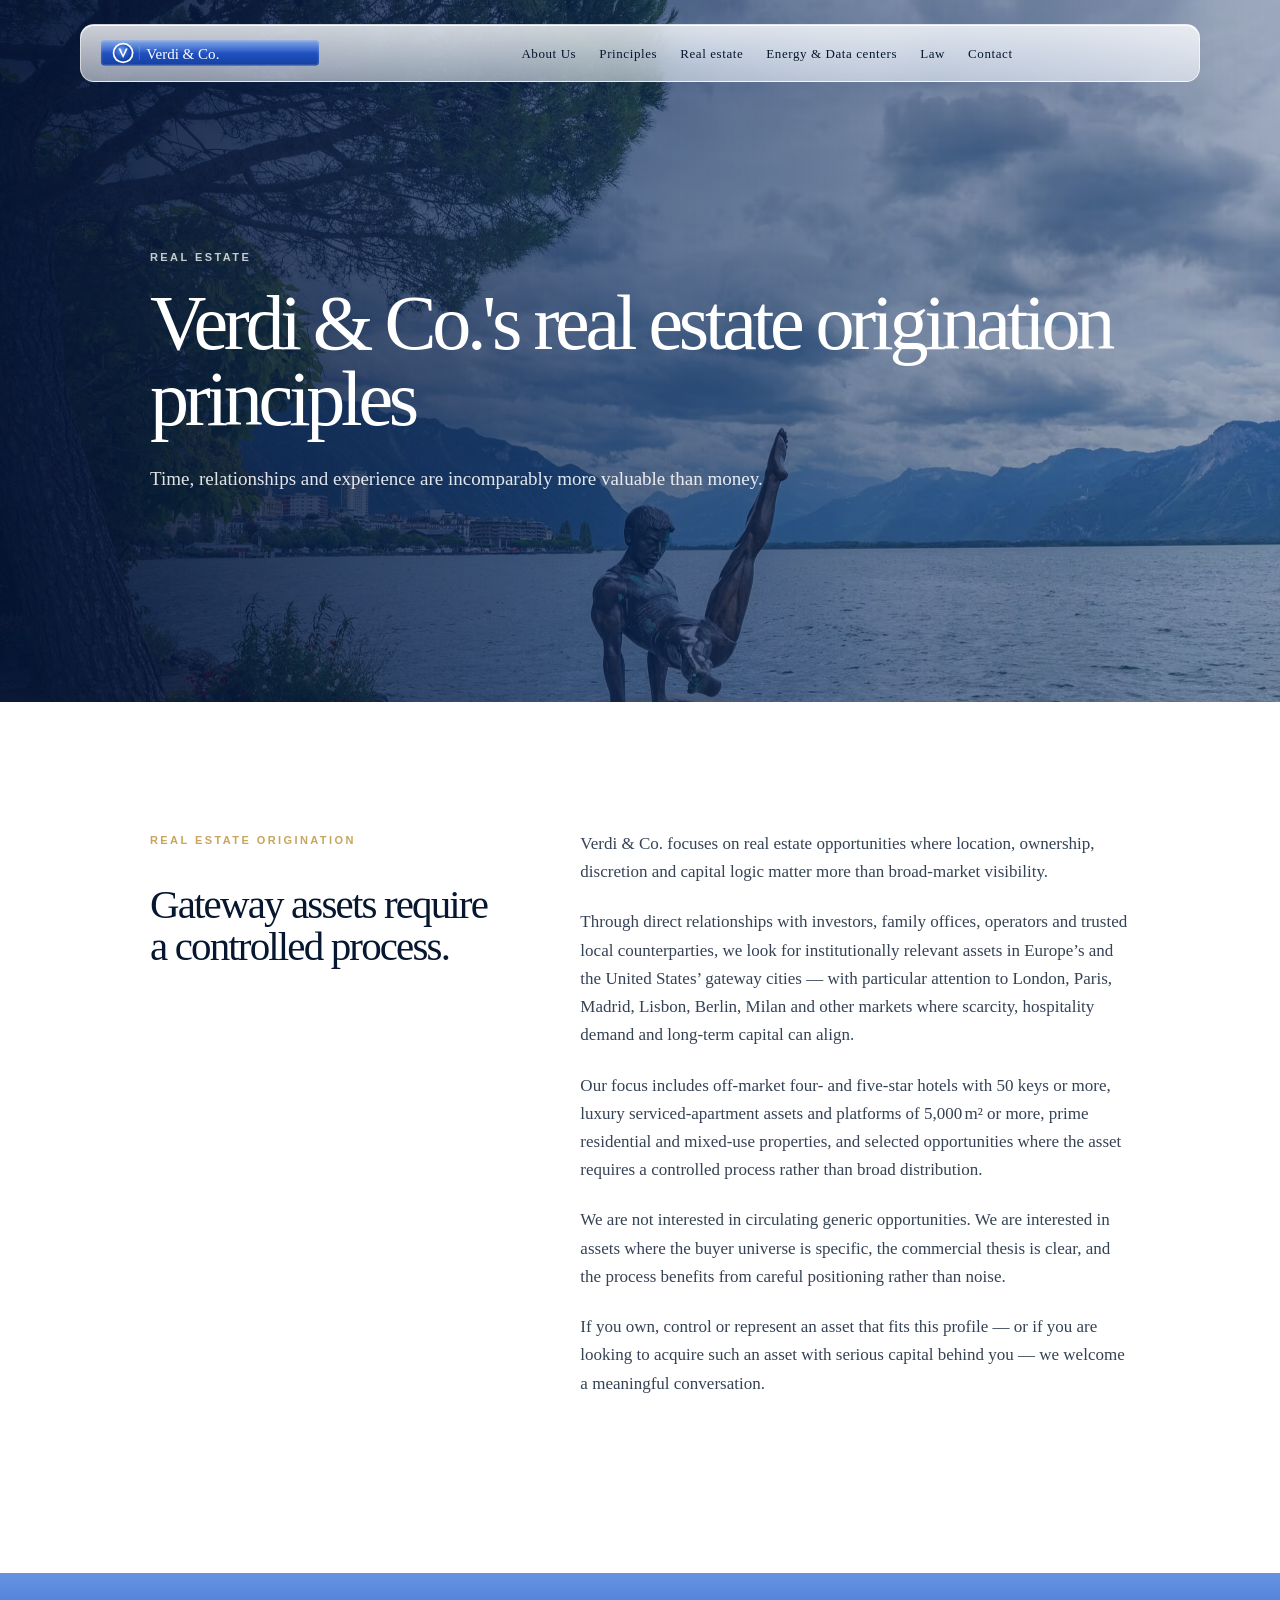
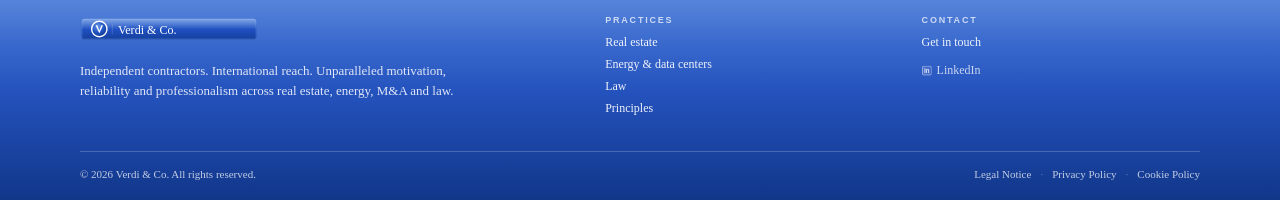
<file: realestate.html>
<!DOCTYPE html>
<html lang="en">
<head>
<title>Real Estate Advisory | Verdi & Co.</title>
<meta name="description" content="Cross-border real estate advisory focused on origination, investor alignment, asset positioning and transaction strategy across selected European, U.S. and international markets.">
<link rel="canonical" href="https://www.theverdico.com/realestate.html">
<meta charset="UTF-8">
<meta name="viewport" content="width=device-width, initial-scale=1.0">
<meta name="theme-color" content="#1f4fbf">
<link rel="icon" type="image/png" sizes="32x32" href="assets/brand/favicon-32.png">
<link rel="apple-touch-icon" href="assets/brand/apple-touch-icon.png">
<link rel="manifest" href="site.webmanifest">
<link rel="stylesheet" href="styles/main.css">
</head>
<body>
<header class="site-header" data-header>
  <a class="brand-lockup" href="index.html" aria-label="Verdi & Co. home">
    <span class="brand-plate brand-plate--svg-img"><img class="site-logo-img" src="assets/brand/logo-plate.svg" alt="Verdi & Co." role="img" decoding="async"></span>
  </a>
  <button class="nav-toggle" type="button" data-nav-toggle aria-label="Toggle navigation" aria-expanded="false">
    <span></span><span></span>
  </button>
  <nav class="site-nav" data-nav>
    <a class="nav-link--home" href="index.html">About Us</a>
    <a href="principles.html">Principles</a>
    <a href="realestate.html" aria-current="page">Real estate</a>
    <a href="energy.html">Energy &amp; Data centers</a>
    <a href="law.html">Law</a>
    <a href="contact.html">Contact</a>
  </nav>
</header>
<main>
  <section class="hero hero--page hero--visual hero--realestate hero--with-slider">
    <div class="hero-slider" aria-hidden="true">
      <div class="hero-slide is-active" style="background-image:url('assets/images/realestate-slider/01-paris.avif')"></div>
      <div class="hero-slide" data-src="assets/images/realestate-slider/02-berlin.avif"></div>
      <div class="hero-slide" data-src="assets/images/realestate-slider/03-london.avif"></div>
      <div class="hero-slide" data-src="assets/images/realestate-slider/04-madrid.avif"></div>
      <div class="hero-slide" data-src="assets/images/realestate-slider/05-realestate.avif"></div>
      <div class="hero-slide" data-src="assets/images/realestate-slider/06-realestate.avif"></div>
      <div class="hero-slide" data-src="assets/images/realestate-slider/07-realestate.avif"></div>
      <div class="hero-slide" data-src="assets/images/realestate-slider/08-realestate.avif"></div>
      <div class="hero-slide" data-src="assets/images/realestate-slider/09-realestate.avif"></div>
      <div class="hero-slide" data-src="assets/images/realestate-slider/10-realestate.avif"></div>
    </div>
    <div class="hero-content hero-content--page">
      <span class="eyebrow">Real estate</span>
      <h1>Verdi & Co.'s real estate origination principles</h1>
      <p class="hero-subtitle">Time, relationships and experience are incomparably more valuable than money.</p>
    </div>
  </section>

  <section class="section section--white principles-letter-section">
    <div class="principles-letter" data-reveal>
      <div class="principles-letter__intro">
        <span class="eyebrow">Real Estate Origination</span>
        <h2>Gateway assets require a controlled process.</h2>
      </div>
      <div class="principles-letter__body">
        <p>Verdi &amp; Co. focuses on real estate opportunities where location, ownership, discretion and capital logic matter more than broad-market visibility.</p>
        <p>Through direct relationships with investors, family offices, operators and trusted local counterparties, we look for institutionally relevant assets in Europe&#8217;s and the United States&#8217; gateway cities &#8212; with particular attention to London, Paris, Madrid, Lisbon, Berlin, Milan and other markets where scarcity, hospitality demand and long-term capital can align.</p>
        <p>Our focus includes off-market four- and five-star hotels with 50 keys or more, luxury serviced-apartment assets and platforms of 5,000&#8239;m&sup2; or more, prime residential and mixed-use properties, and selected opportunities where the asset requires a controlled process rather than broad distribution.</p>
        <p>We are not interested in circulating generic opportunities. We are interested in assets where the buyer universe is specific, the commercial thesis is clear, and the process benefits from careful positioning rather than noise.</p>
        <p>If you own, control or represent an asset that fits this profile &#8212; or if you are looking to acquire such an asset with serious capital behind you &#8212; we welcome a meaningful conversation.</p>
      </div>
    </div>
  </section>
</main>
<footer class="site-footer">
  <div class="footer-inner">
    <div class="footer-brand">
      <span class="brand-plate brand-plate--footer brand-plate--svg-img"><img class="site-logo-img" src="assets/brand/logo-plate.svg" alt="Verdi & Co." role="img" decoding="async"></span>
      <p>Independent contractors. International reach. Unparalleled motivation, reliability and professionalism across real estate, energy, M&A and law.</p>
    </div>
    <div class="footer-col">
      <h3>Practices</h3>
      <a href="realestate.html">Real estate</a>
      <a href="energy.html">Energy & data centers</a>
      <a href="law.html">Law</a>
      <a href="principles.html">Principles</a>
    </div>
    <div class="footer-col">
      <h3>Contact</h3>
      <a href="contact.html">Get in touch</a>
      <a class="footer-linkedin" href="https://www.linkedin.com/in/djamal-g-b1b60319/" target="_blank" rel="noreferrer" aria-label="Verdi & Co. on LinkedIn">
        <span class="footer-linkedin__symbol" aria-hidden="true">in</span>
        <span class="footer-linkedin__text">LinkedIn</span>
      </a>
    </div>
  </div>
  <div class="footer-bottom">
    <span>© 2026 Verdi & Co. All rights reserved.</span>
    <nav class="footer-legal-links" aria-label="Legal">
      <a href="legal-notice.html">Legal Notice</a>
      <a href="privacy-policy.html">Privacy Policy</a>
      <a href="cookie-policy.html">Cookie Policy</a>
    </nav>
  </div>
</footer>
<script src="scripts/main.js"></script>
</body>
</html>
</file>
<file: styles/main.css>
:root {
  --ink: #07172f;
  --ink-soft: rgba(7, 23, 47, .72);
  --ink-muted: rgba(7, 23, 47, .58);
  --blue-top: #4a7fdc;
  --blue-mid: #1f4fbf;
  --blue-deep: #123a92;
  --blue-night: #07172f;
  --line: rgba(7, 23, 47, .12);
  --paper: #ffffff;
  --paper-soft: #f6f8fc;
  --gold: #c8a45d;
  --clock-second-red: #9f1d2f;
  --font-serif: Georgia, "Times New Roman", serif;
  --font-sans: Arial, Helvetica, sans-serif;
  --header-offset: clamp(128px, 14vh, 166px);
  --page-gutter: clamp(24px, 4vw, 64px);
  --site-width: 1120px;
  --h1-page: clamp(38px, 6.1vw, 94px);
  --h1-home: clamp(44px, 7.3vw, 116px);
  --h2-section: clamp(32px, 4vw, 64px);
  --body-large: clamp(19px, 1.35vw, 24px);
  --body: 16px;
  --label: 11px;
}

* {
  box-sizing: border-box;
}

html {
  min-height: 100%;
  scroll-behavior: smooth;
}

body {
  margin: 0;
  min-height: 100%;
  color: var(--ink);
  background: var(--paper);
  font-family: var(--font-serif);
  -webkit-font-smoothing: antialiased;
  text-rendering: optimizeLegibility;
}

body.is-loaded .reveal {
  opacity: 1;
  transform: none;
}

a {
  color: inherit;
  text-decoration: none;
}

img,
video {
  max-width: 100%;
}

.site-header {
  position: fixed;
  z-index: 50;
  top: 24px;
  left: 50%;
  width: min(1120px, calc(100% - 120px));
  min-height: 58px;
  transform: translateX(-50%);
  display: grid;
  grid-template-columns: auto 1fr;
  align-items: center;
  gap: clamp(34px, 5vw, 76px);
  padding: 8px 18px;
  border: 1px solid rgba(255, 255, 255, .58);
  border-radius: 14px;
  background: linear-gradient(180deg, rgba(255,255,255,.80), rgba(255,255,255,.54));
  box-shadow: inset 0 1px 0 rgba(255,255,255,.88), 0 18px 58px rgba(5,31,78,.14);
  backdrop-filter: blur(22px) saturate(145%);
  -webkit-backdrop-filter: blur(22px) saturate(145%);
}

.brand-lockup {
  display: inline-flex;
  align-items: center;
  justify-self: start;
}

.brand-plate--svg-img {
  display: inline-flex;
  width: 222px;
  height: 35px;
  padding: 0;
  margin: 0;
  border: 0;
  background: transparent;
  overflow: visible;
}

.brand-plate--footer.brand-plate--svg-img {
  width: 178px;
  height: 28px;
}

.site-logo-img {
  display: block;
  width: 100%;
  height: 100%;
  object-fit: contain;
}

.site-nav {
  justify-self: stretch;
  display: flex;
  align-items: center;
  justify-content: center;
  gap: clamp(12px, 1.8vw, 34px);
  min-height: 38px;
  padding: 0 clamp(24px, 2.5vw, 48px) 0 0;
}

.site-nav a {
  position: relative;
  display: inline-flex;
  align-items: center;
  min-height: 38px;
  color: var(--ink);
  font-family: var(--font-serif);
  font-size: clamp(13px, .88vw, 16px);
  line-height: 1;
  letter-spacing: .045em;
  font-weight: 500;
  white-space: nowrap;
}

.site-nav a::after {
  content: "";
  position: absolute;
  left: 0;
  right: 100%;
  bottom: 6px;
  height: 1px;
  background: var(--blue-mid);
  transition: right .24s ease;
}

.site-nav a:hover::after {
  right: 0;
}

.nav-home-icon {
  display: block;
  width: 1.1em;
  height: 1.1em;
  stroke: currentColor;
  stroke-width: 1.5;
  stroke-linecap: round;
  stroke-linejoin: round;
  fill: none;
}

.nav-toggle {
  display: none;
  width: 42px;
  height: 36px;
  align-items: center;
  justify-content: center;
  gap: 5px;
  border: 1px solid rgba(7,23,47,.14);
  border-radius: 10px;
  background: rgba(255,255,255,.45);
}

.nav-toggle span {
  display: block;
  width: 18px;
  height: 1px;
  background: var(--ink);
}

/* Verdico home hero metrics rail: production owner. */
.hero--home .hero-stats {
  margin-top: clamp(22px, 3.2vh, 34px);
  width: min(820px, 100%);
  display: grid;
  grid-template-columns: repeat(3, minmax(0, 1fr));
  align-items: center;
  gap: clamp(14px, 2.6vw, 34px);
  padding: 12px 0 11px;
  border-top: 1px solid rgba(235, 210, 150, 0.24);
  border-bottom: 1px solid rgba(235, 210, 150, 0.12);
  background: linear-gradient(
    90deg,
    rgba(3, 14, 32, 0) 0%,
    rgba(3, 14, 32, 0.24) 18%,
    rgba(3, 14, 32, 0.24) 82%,
    rgba(3, 14, 32, 0) 100%
  );
  pointer-events: none;
}

.hero--home .hero-stat {
  min-width: 0;
  display: grid;
  grid-template-columns: auto minmax(0, 1fr);
  align-items: baseline;
  justify-content: center;
  column-gap: 9px;
}

.hero--home .hero-stat__value {
  display: block;
  white-space: nowrap;
  font-family: var(--font-serif);
  font-size: clamp(26px, 2.35vw, 36px);
  font-weight: 500;
  line-height: 0.94;
  letter-spacing: -0.035em;
  color: #d2b05f;
  text-shadow: 0 10px 22px rgba(0, 0, 0, 0.32);
}

.hero--home .hero-stat__label {
  display: block;
  max-width: 142px;
  font-family: var(--font-sans);
  font-size: clamp(8.5px, 0.62vw, 9.5px);
  font-weight: 700;
  line-height: 1.18;
  letter-spacing: 0.115em;
  text-transform: uppercase;
  color: rgba(255, 244, 214, 0.72);
  text-shadow: 0 9px 20px rgba(0, 0, 0, 0.30);
}

@media (max-width: 760px) {
  .hero--home .hero-stats {
    margin-top: 20px;
    width: 100%;
    grid-template-columns: 1fr;
    gap: 9px;
    padding: 12px 0;
  }

  .hero--home .hero-stat {
    grid-template-columns: auto 1fr;
    justify-content: start;
  }

  .hero--home .hero-stat__value {
    font-size: 28px;
  }

  .hero--home .hero-stat__label {
    max-width: none;
    font-size: 9px;
  }
}

.hero {
  position: relative;
}

.hero--home,
.hero--page {
  min-height: 78vh;
  display: grid;
  align-items: center;
  padding: var(--header-offset) var(--page-gutter) clamp(72px, 10vh, 120px);
}

.hero--home {
  min-height: 92vh;
  overflow: hidden;
  color: #fff;
  background:
    linear-gradient(90deg, rgba(4,20,52,.94), rgba(7,47,111,.72) 52%, rgba(14,67,145,.44)),
    radial-gradient(circle at 78% 38%, rgba(255,255,255,.20), transparent 34%),
    linear-gradient(180deg, var(--blue-top), var(--blue-mid) 50%, var(--blue-deep));
}

.hero--clean {
  background:
    radial-gradient(circle at 82% 22%, rgba(74,127,220,.16), transparent 34%),
    linear-gradient(180deg, #fff, #f6f8fc);
  color: var(--ink);
}

.hero--visual {
  overflow: hidden;
  color: #fff;
  background-color: var(--blue-night);
}

.hero--visual::before {
  content: "";
  position: absolute;
  inset: 0;
  background: var(--hero-image, linear-gradient(135deg, var(--blue-top), var(--blue-deep))) center / cover no-repeat;
  transform: scale(1.01);
}

.hero--visual::after {
  content: "";
  position: absolute;
  inset: 0;
  background:
    linear-gradient(90deg, rgba(4,20,52,.92), rgba(7,39,91,.66) 48%, rgba(7,39,91,.32)),
    radial-gradient(circle at 22% 32%, rgba(255,255,255,.13), transparent 34%);
  pointer-events: none;
}

.hero-media {
  position: absolute;
  inset: 0;
  z-index: 0;
  width: 100%;
  height: 100%;
  object-fit: cover;
  object-position: center;
  pointer-events: none;
}

.hero--with-video::before {
  opacity: .28;
}

.hero--home.hero--with-video::after {
  content: "";
  position: absolute;
  inset: 0;
  z-index: 1;
  background:
    linear-gradient(90deg, rgba(4,20,52,.94), rgba(7,47,111,.72) 52%, rgba(14,67,145,.46)),
    radial-gradient(circle at 78% 38%, rgba(255,255,255,.15), transparent 34%);
  pointer-events: none;
}

.hero--home .hero-media {
  opacity: .48;
}

.hero--energy .hero-media {
  opacity: .56;
}

.hero--with-video .hero-content {
  position: relative;
  z-index: 2;
}

.hero--energy {
  --hero-image:
    radial-gradient(circle at 78% 30%, rgba(255,255,255,.22), transparent 26%),
    linear-gradient(135deg, #061938 0%, #113d8e 46%, #4a7fdc 100%);
}

.hero--realestate {
  --hero-image: url("../assets/images/real-estate-page.avif");
}

.hero-content {
  width: min(var(--site-width), 100%);
  margin: 0 auto;
}

.hero--visual .hero-content {
  position: relative;
  z-index: 1;
}

.hero-content--page {
  max-width: 980px;
}

.eyebrow {
  display: inline-flex;
  margin-bottom: 22px;
  color: var(--gold);
  font-family: var(--font-sans);
  font-size: var(--label);
  line-height: 1;
  letter-spacing: .22em;
  text-transform: uppercase;
  font-weight: 700;
}

.hero--visual .eyebrow {
  color: rgba(255,255,255,.76);
}
.hero--home .eyebrow {
  color: var(--gold);
}

h1,
h2,
h3,
p {
  margin-top: 0;
}

h1 {
  margin-bottom: 26px;
  font-family: var(--font-serif);
  font-weight: 400;
  font-size: var(--h1-page);
  line-height: .98;
  letter-spacing: -.055em;
}

.hero--home h1 {
  max-width: 920px;
  font-size: var(--h1-home);
}

.hero--visual h1,
.hero--home h1 {
  color: #fff;
}

.hero-subtitle {
  max-width: 760px;
  margin-bottom: 0;
  color: var(--ink-soft);
  font-size: var(--body-large);
  line-height: 1.55;
}

.hero--visual .hero-subtitle,
.hero--home .hero-subtitle {
  color: rgba(255,255,255,.88);
}

.hero-actions {
  display: flex;
  flex-wrap: wrap;
  gap: 14px;
  margin-top: 34px;
}

.btn {
  display: inline-flex;
  align-items: center;
  justify-content: center;
  min-height: 44px;
  padding: 0 18px;
  border: 1px solid rgba(255,255,255,.42);
  border-radius: 999px;
  font-family: var(--font-sans);
  font-size: 12px;
  letter-spacing: .14em;
  text-transform: uppercase;
}

.btn--light {
  color: var(--ink);
  background: rgba(255,255,255,.88);
}

.btn--ghost {
  color: #fff;
  background: rgba(255,255,255,.08);
}

.section {
  padding: clamp(76px, 9vw, 132px) var(--page-gutter);
}

.section--white {
  background: #fff;
}

.section--cool {
  background: linear-gradient(180deg, #f8faff, #fff);
}

/* Verdico homepage global time strip: editorial bridge below the hero. */
.global-time-section {
  padding: clamp(52px, 6vw, 82px) var(--page-gutter);
  border-bottom: 1px solid rgba(7, 23, 47, .07);
  background: linear-gradient(180deg, #fff, #f8faff);
}

.global-time-strip {
  display: block;
  width: min(var(--site-width), 100%);
  margin: 0 auto;
}

.global-time-strip__statement {
  max-width: 740px;
  margin: 0 0 clamp(28px, 3.5vw, 42px);
  color: var(--ink);
  font-size: clamp(28px, 3.2vw, 46px);
  font-weight: 400;
  line-height: 1.08;
  letter-spacing: -.035em;
}

.global-time-strip__grid {
  display: grid;
  grid-template-columns: repeat(3, minmax(0, 1fr));
  gap: clamp(12px, 1.7vw, 20px);
  perspective: 1200px;
}

.global-time-strip__item {
  position: relative;
  min-width: 0;
  display: grid;
  grid-template-columns: auto minmax(0, 1fr);
  align-items: center;
  gap: clamp(18px, 2vw, 26px);
  padding: clamp(19px, 2vw, 26px);
  border: 1px solid rgba(7, 23, 47, .11);
  border-radius: 18px;
  background: rgba(255, 255, 255, .72);
  box-shadow: 0 1px 2px rgba(7, 23, 47, .035);
  transform: translate3d(0, 0, 0);
  transform-style: preserve-3d;
  transition:
    transform .42s cubic-bezier(.2, .8, .2, 1),
    box-shadow .42s cubic-bezier(.2, .8, .2, 1),
    border-color .42s cubic-bezier(.2, .8, .2, 1),
    background .42s cubic-bezier(.2, .8, .2, 1);
  will-change: transform;
}

.global-time-strip__dial {
  width: clamp(78px, 7vw, 98px);
  aspect-ratio: 1;
  border-radius: 50%;
  filter: none;
  transform: translateZ(1px);
  transition: transform .42s cubic-bezier(.2, .8, .2, 1);
}

.global-time-strip__svg {
  display: block;
  width: 100%;
  height: 100%;
  overflow: visible;
  shape-rendering: geometricPrecision;
}

.global-time-strip__dial-face {
  fill: rgba(255, 255, 255, .84);
  stroke: rgba(7, 23, 47, .17);
  stroke-width: 1.2;
  vector-effect: non-scaling-stroke;
}

.global-time-strip__tick {
  stroke: rgba(7, 23, 47, .42);
  stroke-width: 1.2;
  stroke-linecap: round;
  vector-effect: non-scaling-stroke;
}

.global-time-strip__hand {
  stroke: var(--blue-deep);
  stroke-linecap: round;
  vector-effect: non-scaling-stroke;
}

.global-time-strip__hand--hour {
  stroke-width: 3.2;
}

.global-time-strip__hand--minute {
  stroke-width: 2;
}

.global-time-strip__hand--second {
  stroke: var(--clock-second-red);
  stroke-width: 1.15;
  stroke-linecap: round;
  opacity: .92;
  vector-effect: non-scaling-stroke;
}

.global-time-strip__pin {
  fill: var(--blue-deep);
  stroke: rgba(255, 255, 255, .94);
  stroke-width: 1.2;
  vector-effect: non-scaling-stroke;
}

.global-time-strip__meta {
  min-width: 0;
}

.global-time-strip__city {
  display: block;
  color: var(--ink-soft);
  font-family: var(--font-serif);
  font-size: clamp(20px, 1.55vw, 25px);
  line-height: 1.15;
}

.global-time-strip__zone {
  display: block;
  margin-top: 7px;
  color: var(--ink-muted);
  font-family: var(--font-sans);
  font-size: 10px;
  font-weight: 700;
  line-height: 1.2;
  letter-spacing: .17em;
  text-transform: uppercase;
}

.global-time-strip__sr-time {
  position: absolute;
  width: 1px;
  height: 1px;
  padding: 0;
  margin: -1px;
  overflow: hidden;
  clip: rect(0 0 0 0);
  clip-path: inset(50%);
  white-space: nowrap;
  border: 0;
}

.section-inner,
.text-columns,
.card-grid,
.footer-inner,
.footer-bottom {
  width: min(var(--site-width), 100%);
  margin: 0 auto;
}

.text-columns {
  display: grid;
  grid-template-columns: minmax(0, .82fr) minmax(0, 1.18fr);
  gap: clamp(42px, 6vw, 92px);
  align-items: start;
}

.text-columns h2,
.section-title {
  margin: 0;
  font-weight: 400;
  font-size: var(--h2-section);
  line-height: 1.05;
  letter-spacing: -.04em;
}

.text-columns p,
.editorial-copy p {
  margin-bottom: 24px;
  color: var(--ink-soft);
  font-size: var(--body-large);
  line-height: 1.58;
}

.text-columns p:last-child,
.editorial-copy p:last-child {
  margin-bottom: 0;
}

.card-grid {
  display: grid;
  grid-template-columns: repeat(3, 1fr);
  gap: 18px;
}

.insight-card {
  min-height: 238px;
  padding: 28px;
  border: 1px solid var(--line);
  border-radius: 22px;
  background: rgba(255,255,255,.74);
  box-shadow: 0 1px 2px rgba(7,23,47,.035);
}

.insight-card h3 {
  margin-bottom: 16px;
  font-weight: 400;
  font-size: clamp(25px, 2vw, 34px);
  line-height: 1.1;
  letter-spacing: -.03em;
}

.insight-card p {
  margin: 0;
  color: var(--ink-soft);
  font-size: 17px;
  line-height: 1.58;
}

.principles-panel {
  display: grid;
  grid-template-columns: minmax(0, .95fr) minmax(300px, .75fr);
  gap: clamp(34px, 5vw, 76px);
  align-items: center;
  width: min(var(--site-width), 100%);
  margin: 0 auto;
}

.principles-panel img {
  width: 100%;
  display: block;
  border-radius: 22px;
  box-shadow: 0 24px 74px rgba(7,23,47,.16);
}

.quote-large {
  margin: 0 0 30px;
  font-style: italic;
  font-size: clamp(28px, 3vw, 48px);
  line-height: 1.18;
  letter-spacing: -.035em;
  color: var(--ink);
}

.principle-list {
  display: grid;
  gap: 14px;
  margin: 34px 0 0;
  padding: 0;
  list-style: none;
}

.principle-list li {
  display: grid;
  grid-template-columns: auto 1fr;
  gap: 14px;
  align-items: baseline;
  padding: 18px 0;
  border-top: 1px solid var(--line);
  color: var(--ink-soft);
  font-size: 20px;
  line-height: 1.45;
}

.principle-list span {
  color: var(--gold);
  font-family: var(--font-sans);
  font-size: 11px;
  letter-spacing: .18em;
  text-transform: uppercase;
}

.contact-panel {
  width: min(900px, 100%);
  margin: 0 auto;
  padding: clamp(30px, 5vw, 56px);
  border: 1px solid var(--line);
  border-radius: 26px;
  background: #fff;
  box-shadow: 0 1px 2px rgba(7,23,47,.035);
}

.contact-row {
  display: grid;
  grid-template-columns: 180px 1fr;
  gap: 22px;
  padding: 22px 0;
  border-top: 1px solid var(--line);
}

.contact-row:first-child {
  border-top: 0;
  padding-top: 0;
}

.contact-row strong {
  font-family: var(--font-sans);
  font-size: 11px;
  letter-spacing: .18em;
  text-transform: uppercase;
  color: var(--gold);
}

.contact-row a,
.contact-row span {
  color: var(--ink);
  font-size: clamp(22px, 2vw, 32px);
  line-height: 1.2;
}

.site-footer {
  padding: 42px var(--page-gutter) 20px;
  color: #fff;
  background:
    linear-gradient(180deg, rgba(255,255,255,.16), rgba(255,255,255,.04) 32%, rgba(0,0,0,.06)),
    linear-gradient(180deg, var(--blue-top), var(--blue-mid) 52%, var(--blue-deep));
}

.footer-inner {
  display: grid;
  grid-template-columns: 1.4fr .8fr .8fr;
  gap: 38px;
  align-items: start;
}

.footer-brand p {
  max-width: 410px;
  margin: 14px 0 0;
  color: rgba(255,255,255,.86);
  font-size: 13px;
  line-height: 1.55;
}

.footer-col h3 {
  margin-bottom: 10px;
  color: rgba(255,255,255,.72);
  font-family: var(--font-sans);
  font-size: 9px;
  letter-spacing: .20em;
  text-transform: uppercase;
}

.footer-col a {
  display: block;
  margin: 7px 0;
  color: rgba(255,255,255,.92);
  font-size: 12px;
}

.footer-bottom {
  display: flex;
  justify-content: space-between;
  gap: 18px;
  margin-top: 28px;
  padding-top: 16px;
  border-top: 1px solid rgba(255,255,255,.20);
  color: rgba(255,255,255,.74);
  font-size: 11px;
}

.reveal {
  opacity: 0;
  transform: translateY(12px);
  transition: opacity .55s ease, transform .55s ease;
}

@media (max-width: 980px) {
  :root {
    --header-offset: 116px;
  }

  .site-header {
    top: 12px;
    left: 12px;
    right: 12px;
    width: auto;
    transform: none;
    grid-template-columns: auto auto;
    justify-content: space-between;
    gap: 18px;
  }

  .brand-plate--svg-img {
    width: 182px;
    height: 29px;
  }

  .nav-toggle {
    display: grid;
  }

  .site-nav {
    position: fixed;
    top: 76px;
    left: 12px;
    right: 12px;
    display: grid;
    gap: 0;
    padding: 12px 18px;
    border: 1px solid rgba(255,255,255,.58);
    border-radius: 14px;
    background: rgba(255,255,255,.90);
    box-shadow: 0 18px 58px rgba(5,31,78,.14);
    backdrop-filter: blur(18px) saturate(145%);
    -webkit-backdrop-filter: blur(18px) saturate(145%);
    opacity: 0;
    pointer-events: none;
    transform: translateY(-8px);
    transition: opacity .22s ease, transform .22s ease;
  }

  .site-nav.is-open {
    opacity: 1;
    pointer-events: auto;
    transform: translateY(0);
  }

  .site-nav a {
    min-height: 44px;
    padding: 0 8px;
    border-bottom: 1px solid rgba(7, 23, 47, 0.06);
  }

  .site-nav a:last-child {
    border-bottom: none;
  }

  .hero--home,
  .hero--page {
    min-height: 72vh;
  }

  .text-columns,
  .principles-panel,
  .contact-row {
    grid-template-columns: 1fr;
  }

  .card-grid {
    grid-template-columns: repeat(2, 1fr);
  }

  .footer-bottom {
    flex-direction: column;
  }
}

@media (max-width: 600px) {
  .global-time-section {
    padding-top: 46px;
    padding-bottom: 52px;
  }

  .global-time-strip__statement {
    margin-bottom: 26px;
    font-size: clamp(27px, 8vw, 36px);
  }

  .global-time-strip__grid {
    grid-template-columns: 1fr;
    gap: 10px;
  }

  .global-time-strip__item {
    padding: 18px 20px;
  }

  .global-time-strip__dial {
    width: 74px;
  }

  .global-time-strip__city {
    font-size: 21px;
  }
}

@media (hover: hover) and (pointer: fine) {
  .global-time-strip__item:hover {
    border-color: rgba(18, 58, 146, .22);
    background: rgba(255, 255, 255, .88);
    box-shadow: 0 1px 2px rgba(7, 23, 47, .035);
    transform: translate3d(0, -8px, 24px) rotateX(2deg);
  }

  .global-time-strip__item:hover .global-time-strip__dial {
    transform: translateZ(10px);
  }
}

@media (prefers-reduced-motion: reduce) {
  html {
    scroll-behavior: auto;
  }

  .reveal {
    opacity: 1;
    transform: none;
    transition: none;
  }

  .site-nav {
    transition: none;
  }

  .global-time-strip__item,
  .global-time-strip__dial {
    transition: none;
    transform: none;
    will-change: auto;
  }

  .global-time-strip__hand--second {
    transition: none;
  }

  .global-time-strip__item:hover,
  .global-time-strip__item:hover .global-time-strip__dial {
    transform: none;
  }
}

/* Verdico media runtime fix: video must be the moving hero layer, not a poster/background substitute. */
.hero--with-video {
  overflow: hidden;
}

.hero-media {
  position: absolute;
  inset: 0;
  overflow: hidden;
  z-index: 0;
  background: #07172f;
}

.hero-media video {
  position: absolute;
  inset: 0;
  width: 100%;
  height: 100%;
  display: block;
  object-fit: cover;
  opacity: 1;
  visibility: visible;
  pointer-events: none;
  z-index: 0;
}

.hero-media img,
.hero-media picture,
.hero-media .poster,
.hero-media .hero-poster {
  display: none;
}

.hero--with-video .hero-content,
.hero--with-video .hero-inner {
  position: relative;
  z-index: 2;
}

.hero--with-video::before {
  z-index: 1;
  pointer-events: none;
}

/* Verdico video clarity pass: preserve text contrast while letting the moving video breathe. */
.hero--with-video .hero-media video,
.hero-media video.hero-video {
  opacity: 1;
  filter: saturate(1.14) contrast(1.08) brightness(1.1);
}

.hero--with-video::before {
  background:
    linear-gradient(
      90deg,
      rgba(4, 17, 39, 0.58) 0%,
      rgba(4, 17, 39, 0.34) 38%,
      rgba(4, 17, 39, 0.14) 72%,
      rgba(4, 17, 39, 0.08) 100%
    );
}

.hero--with-video::after,
.hero--home.hero--with-video::after {
  background:
    radial-gradient(circle at 72% 30%, rgba(255, 255, 255, 0.12), transparent 34%),
    linear-gradient(
      180deg,
      rgba(6, 22, 48, 0.18) 0%,
      rgba(6, 22, 48, 0.08) 48%,
      rgba(6, 22, 48, 0.26) 100%
    );
  opacity: 1;
  pointer-events: none;
}


/* Verdico Principles hero video: watch background behind title only. */
.hero--principles-video {
  color: #ffffff;
  background: #07172f;
}

.hero--principles-video .hero-content {
  position: relative;
  z-index: 2;
}

.hero--principles-video .eyebrow {
  color: rgba(255, 255, 255, 0.76);
}

.hero--principles-video h1 {
  color: #ffffff;
  text-shadow: 0 22px 72px rgba(0, 0, 0, 0.38);
}

.hero--principles-video::before {
  background:
    linear-gradient(
      90deg,
      rgba(4, 17, 39, 0.74) 0%,
      rgba(4, 17, 39, 0.5) 42%,
      rgba(4, 17, 39, 0.2) 76%,
      rgba(4, 17, 39, 0.1) 100%
    );
}

.hero--principles-video::after {
  content: "";
  position: absolute;
  inset: 0;
  z-index: 1;
  pointer-events: none;
  background:
    radial-gradient(circle at 72% 28%, rgba(255, 255, 255, 0.1), transparent 32%),
    linear-gradient(180deg, rgba(6, 22, 48, 0.12) 0%, rgba(6, 22, 48, 0.04) 48%, rgba(6, 22, 48, 0.28) 100%);
}

/* Verdico Principles body layout: readable letter composition under video hero. */
.principles-letter-section {
  padding-top: clamp(88px, 10vw, 140px);
  padding-bottom: clamp(96px, 12vw, 160px);
}

.principles-letter {
  width: min(980px, calc(100% - 48px));
  margin: 0 auto;
  display: grid;
  grid-template-columns: minmax(220px, 0.62fr) minmax(520px, 1fr);
  gap: clamp(56px, 7vw, 104px);
  align-items: start;
}

.principles-letter__intro {
  position: sticky;
  top: 132px;
}

.principles-letter__intro h2 {
  margin: 16px 0 0;
  max-width: 340px;
  font-family: var(--font-serif);
  font-size: clamp(34px, 3.2vw, 52px);
  font-weight: 500;
  line-height: 1.02;
  letter-spacing: -0.045em;
  color: var(--ink);
}

.principles-letter__body {
  max-width: 660px;
  color: rgba(9, 24, 48, 0.82);
  font-size: clamp(17px, 1.15vw, 20px);
  line-height: 1.66;
}

.principles-letter__body p {
  margin: 0 0 22px;
}

.principles-letter__body strong {
  color: var(--ink);
  font-weight: 700;
}

@media (max-width: 860px) {
  .principles-letter {
    grid-template-columns: 1fr;
    gap: 34px;
  }

  .principles-letter__intro {
    position: static;
  }

  .principles-letter__intro h2,
  .principles-letter__body,
  .contact-latin__translation {
    max-width: none;
  }
}

/* Verdico Principles numbered list. */
.principles-list {
  list-style: none;
  margin: 34px 0 34px;
  padding: 0;
  display: grid;
  gap: 18px;
}

.principles-list li {
  display: grid;
  grid-template-columns: 44px 1fr;
  gap: 18px;
  align-items: start;
}

.principles-list__number {
  display: block;
  min-width: 20px;
  color: #2f5fd7;
  font-family: var(--font-serif);
  font-size: 24px;
  font-weight: 600;
  line-height: 1;
  letter-spacing: -0.02em;
}

.principles-list strong {
  display: block;
  margin: 2px 0 4px;
  color: var(--ink);
  font-size: 1.02em;
}

.principles-list p {
  margin: 0;
}

@media (max-width: 640px) {
  .principles-list li {
    grid-template-columns: 28px 1fr;
    gap: 12px;
  }

  .principles-list__number {
    display: block;
    min-width: 20px;
    color: #2f5fd7;
    font-family: var(--font-serif);
    font-size: 24px;
    font-weight: 600;
    line-height: 1;
    letter-spacing: -0.02em;
  }
}

.hero--home .hero-stats {
  margin-top: clamp(24px, 3.6vh, 36px);
  width: min(880px, 100%);
  display: grid;
  grid-template-columns: repeat(3, minmax(0, 1fr));
  align-items: center;
  gap: clamp(16px, 3vw, 38px);
  padding: 13px 0 12px;
  border-top: 1px solid rgba(235, 210, 150, 0.24);
  border-bottom: 1px solid rgba(235, 210, 150, 0.13);
  background:
    linear-gradient(90deg, rgba(3, 14, 32, 0) 0%, rgba(3, 14, 32, 0.24) 18%, rgba(3, 14, 32, 0.24) 82%, rgba(3, 14, 32, 0) 100%);
  pointer-events: none;
}

.hero--home .hero-stat {
  min-width: 0;
  display: grid;
  grid-template-columns: auto minmax(0, 1fr);
  align-items: baseline;
  justify-content: center;
  column-gap: 10px;
  color: rgba(255, 247, 223, 0.82);
}

.hero--home .hero-stat__value {
  display: block;
  white-space: nowrap;
  font-family: var(--font-serif);
  font-size: clamp(28px, 2.7vw, 40px);
  font-weight: 500;
  line-height: 0.94;
  letter-spacing: -0.04em;
  color: #d7b45f;
  text-shadow: 0 12px 24px rgba(0, 0, 0, 0.32);
}

.hero--home .hero-stat__label {
  display: block;
  max-width: 150px;
  font-family: var(--font-sans);
  font-size: clamp(9px, 0.68vw, 10px);
  font-weight: 700;
  line-height: 1.18;
  letter-spacing: 0.12em;
  text-transform: uppercase;
  color: rgba(255, 244, 214, 0.72);
  text-shadow: 0 10px 22px rgba(0, 0, 0, 0.30);
}

@media (max-width: 760px) {
  .hero--home .hero-stats {
    margin-top: 20px;
    grid-template-columns: 1fr;
    gap: 9px;
    padding: 12px 0;
  }

  .hero--home .hero-stat {
    grid-template-columns: auto 1fr;
    justify-content: start;
  }

  .hero--home .hero-stat__value {
    font-size: 29px;
  }

  .hero--home .hero-stat__label {
    max-width: none;
    font-size: 9px;
  }
}

/* Verdico footer LinkedIn soft reveal: production owner. */
.footer-linkedin {
  display: inline-flex !important;
  align-items: center;
  gap: 5px;
  width: max-content;
  margin-top: 5px;
  color: rgba(255, 255, 255, 0.88);
  line-height: 1;
  opacity: 0.9;
  transform: translateY(0);
  transition:
    opacity 620ms ease,
    transform 760ms cubic-bezier(.2, .78, .22, 1);
}

.footer-linkedin__symbol {
  display: inline-grid !important;
  place-items: center;
  width: 10px !important;
  height: 10px !important;
  min-width: 10px !important;
  max-width: 10px !important;
  min-height: 10px !important;
  max-height: 10px !important;
  border: 1px solid rgba(255, 255, 255, 0.48);
  border-radius: 2px;
  background: rgba(255, 255, 255, 0.12);
  color: rgba(255, 255, 255, 0.94);
  font-family: Arial, Helvetica, sans-serif;
  font-size: 6.5px;
  font-weight: 700;
  line-height: 1;
  letter-spacing: -0.06em;
  text-transform: none;
  box-shadow: 0 4px 12px rgba(0, 0, 0, 0.14);
  opacity: 1;
  clip-path: inset(0 0 0 0);
  transform: translateY(0.5px);
  transition:
    opacity 560ms ease 90ms,
    clip-path 760ms cubic-bezier(.2, .78, .22, 1) 90ms,
    transform 760ms cubic-bezier(.2, .78, .22, 1) 90ms;
}

.footer-linkedin__text {
  display: inline-block;
  opacity: 0.9;
  transform: translateX(0);
  transition:
    opacity 560ms ease 160ms,
    transform 680ms cubic-bezier(.2, .78, .22, 1) 160ms;
}

.js .footer-linkedin {
  opacity: 0;
  transform: translateY(5px);
}

.js .footer-linkedin .footer-linkedin__symbol {
  opacity: 0;
  clip-path: inset(100% 0 0 0);
  transform: translateY(3px);
}

.js .footer-linkedin .footer-linkedin__text {
  opacity: 0;
  transform: translateX(-2px);
}

.js .footer-linkedin.is-visible {
  opacity: 0.9;
  transform: translateY(0);
}

.js .footer-linkedin.is-visible .footer-linkedin__symbol {
  opacity: 1;
  clip-path: inset(0 0 0 0);
  transform: translateY(0.5px);
}

.js .footer-linkedin.is-visible .footer-linkedin__text {
  opacity: 0.9;
  transform: translateX(0);
}

.footer-linkedin:hover,
.footer-linkedin:focus-visible {
  opacity: 1;
  transform: translateY(-1px);
}

.footer-linkedin:hover .footer-linkedin__text,
.footer-linkedin:focus-visible .footer-linkedin__text {
  opacity: 1;
}

@media (prefers-reduced-motion: reduce) {
  .footer-linkedin,
  .footer-linkedin__symbol,
  .footer-linkedin__text,
  .js .footer-linkedin,
  .js .footer-linkedin .footer-linkedin__symbol,
  .js .footer-linkedin .footer-linkedin__text {
    transition: none;
    transform: none;
    clip-path: none;
    opacity: 1;
  }
}

/* Verdico Energy page — thunder hero, infra lanes, operating-footprint map. */
.hero--energy .hero-media {
  opacity: .78;
}

.hero--energy .hero-video {
  width: 100%;
  height: 100%;
  object-fit: cover;
  object-position: center;
}

.hero--energy.hero--with-video::after {
  background:
    linear-gradient(90deg, rgba(4,16,38,.62) 0%, rgba(6,26,58,.32) 52%, rgba(6,26,58,.14) 100%),
    radial-gradient(circle at 78% 36%, rgba(255,255,255,.10), transparent 38%);
}

.energy-infra-section {
  background: linear-gradient(180deg, #f7f9fd 0%, #ffffff 100%);
}

.energy-infra-inner {
  width: min(var(--site-width), 100%);
  margin: 0 auto;
}

.energy-infra-header {
  max-width: 760px;
  margin-bottom: clamp(36px, 4vw, 56px);
}

.energy-infra-header h2 {
  margin: 0;
  font-weight: 400;
  font-size: var(--h2-section);
  line-height: 1.06;
  letter-spacing: -.04em;
}

.energy-infra-grid {
  display: grid;
  grid-template-columns: repeat(3, minmax(0, 1fr));
  gap: clamp(16px, 1.8vw, 22px);
}

.energy-infra-card {
  position: relative;
  display: flex;
  flex-direction: column;
  gap: 16px;
  padding: clamp(26px, 2.4vw, 34px);
  border: 1px solid var(--line);
  border-radius: 22px;
  background:
    linear-gradient(180deg, rgba(255,255,255,.96), rgba(246,248,252,.86));
  box-shadow: 0 1px 2px rgba(7,23,47,.035);
  transition: transform .42s cubic-bezier(.2,.78,.22,1), box-shadow .42s ease, border-color .42s ease;
}

.energy-infra-card::before {
  content: "";
  position: absolute;
  top: 0;
  left: clamp(26px, 2.4vw, 34px);
  width: 36px;
  height: 1px;
  background: linear-gradient(90deg, var(--gold), rgba(200,164,93,0));
  opacity: .85;
}

.energy-infra-card:hover {
  transform: translateY(-2px);
  border-color: rgba(7,23,47,.18);
  box-shadow: 0 1px 2px rgba(7,23,47,.035);
}

.energy-infra-card__rubric {
  font-family: var(--font-sans);
  font-size: var(--label);
  font-weight: 700;
  letter-spacing: .22em;
  text-transform: uppercase;
  color: var(--gold);
}

.energy-infra-card h3 {
  margin: 0;
  font-family: var(--font-serif);
  font-weight: 400;
  font-size: clamp(22px, 1.7vw, 28px);
  line-height: 1.18;
  letter-spacing: -.025em;
  color: var(--ink);
}

.energy-infra-card p {
  margin: 0;
  color: var(--ink-soft);
  font-size: 16.5px;
  line-height: 1.55;
}

.energy-infra-card__meta {
  list-style: none;
  margin: auto 0 0;
  padding: 14px 0 0;
  border-top: 1px solid rgba(7,23,47,.08);
  display: flex;
  flex-wrap: wrap;
  gap: 6px 14px;
  font-family: var(--font-sans);
  font-size: 11px;
  letter-spacing: .14em;
  text-transform: uppercase;
  color: rgba(7,23,47,.62);
}

.energy-infra-card__meta li {
  position: relative;
  padding-right: 14px;
}

.energy-infra-card__meta li:not(:last-child)::after {
  content: "";
  position: absolute;
  right: 0;
  top: 50%;
  width: 3px;
  height: 3px;
  margin-top: -1.5px;
  border-radius: 50%;
  background: var(--gold);
  opacity: .55;
}

.energy-map-section {
  position: relative;
  overflow: hidden;
  color: #fff;
  background:
    radial-gradient(circle at 18% 12%, rgba(74,127,220,.32), transparent 42%),
    radial-gradient(circle at 86% 88%, rgba(200,164,93,.10), transparent 44%),
    linear-gradient(180deg, #061731 0%, #07172f 60%, #04122a 100%);
}

.energy-map-section::before {
  content: "";
  position: absolute;
  inset: 0;
  background:
    radial-gradient(circle at 50% 50%, rgba(255,255,255,.05), transparent 60%);
  pointer-events: none;
}

.energy-map-inner {
  position: relative;
  width: min(var(--site-width), 100%);
  margin: 0 auto;
}

.energy-map-header {
  max-width: 760px;
  margin-bottom: clamp(28px, 3.4vw, 44px);
}

.energy-map-header .eyebrow {
  color: rgba(255, 244, 214, 0.78);
}

.energy-map-header h2 {
  margin: 0 0 14px;
  font-weight: 400;
  font-size: var(--h2-section);
  line-height: 1.05;
  letter-spacing: -.04em;
  color: #fff;
}

.energy-map-header p {
  margin: 0;
  max-width: 640px;
  color: rgba(255,255,255,.78);
  font-size: var(--body-large);
  line-height: 1.55;
}

.energy-cobe-layout {
  display: flex;
  gap: clamp(32px, 4vw, 64px);
  align-items: center;
}

.energy-cobe-stage {
  flex: 0 0 auto;
  width: clamp(260px, 44%, 500px);
}

.energy-cobe-canvas {
  display: block;
  width: 100%;
  height: auto;
  aspect-ratio: 1;
  filter: drop-shadow(0 0 40px rgba(95, 143, 216, 0.18));
  cursor: grab;
  touch-action: none;
}

.energy-cobe-canvas:active {
  cursor: grabbing;
}

.energy-cobe-sidebar {
  flex: 1;
  min-width: 0;
  display: flex;
  flex-direction: column;
  gap: clamp(16px, 2vw, 28px);
}

.energy-cobe-sidebar .energy-market-list {
  margin: 0;
  justify-content: flex-start;
}

.energy-cobe-sidebar .energy-region-focus {
  margin: 0;
  max-width: none;
  text-align: left;
}

.energy-market-list {
  margin: clamp(24px, 2.8vw, 36px) auto 0;
  padding: 0;
  display: flex;
  flex-wrap: wrap;
  justify-content: center;
  align-items: center;
  gap: 10px;
  max-width: 100%;
}

.energy-market-pill {
  appearance: none;
  -webkit-appearance: none;
  display: inline-flex;
  align-items: center;
  padding: 9px 16px;
  border: 1px solid rgba(255,255,255,.14);
  border-radius: 999px;
  background: rgba(255,255,255,.04);
  color: rgba(255,255,255,.86);
  font-family: var(--font-sans);
  font-size: 11.5px;
  letter-spacing: .18em;
  text-transform: uppercase;
  cursor: pointer;
  transition:
    background .35s ease,
    border-color .35s ease,
    color .35s ease,
    transform .35s cubic-bezier(.2,.78,.22,1);
}

.energy-market-pill:hover {
  background: rgba(255,255,255,.07);
  border-color: rgba(255,255,255,.22);
  color: #fff;
  transform: translateY(-1px);
}

.energy-market-pill:focus-visible {
  outline: 2px solid rgba(95, 143, 232, .55);
  outline-offset: 3px;
}

.energy-market-pill::before {
  content: "";
  width: 5px;
  height: 5px;
  margin-right: 10px;
  border-radius: 50%;
  background: #5f8fe8;
  box-shadow: 0 0 0 2px rgba(95, 143, 232, .20);
  transition: box-shadow .35s ease, background .35s ease;
}

.energy-market-pill[aria-pressed="true"] {
  background: rgba(95, 143, 232, .16);
  border-color: rgba(95, 143, 232, .50);
  color: #fff;
}

.energy-market-pill[aria-pressed="true"]::before {
  background: #8db1ff;
  box-shadow:
    0 0 0 3px rgba(95, 143, 232, .30),
    0 0 14px rgba(95, 143, 232, .55);
}

.energy-region-focus {
  margin: clamp(18px, 2vw, 26px) auto 0;
  padding: clamp(16px, 1.4vw, 20px) clamp(20px, 2vw, 28px);
  max-width: 720px;
  text-align: center;
  border: 1px solid rgba(255,255,255,.08);
  border-radius: 20px;
  background: rgba(255,255,255,.03);
  backdrop-filter: blur(16px) saturate(140%);
  -webkit-backdrop-filter: blur(16px) saturate(140%);
  transition:
    border-color .45s ease,
    background .45s ease;
}

.energy-region-focus__rubric {
  display: block;
  margin-bottom: 8px;
  font-family: var(--font-sans);
  font-size: 10.5px;
  font-weight: 700;
  letter-spacing: .22em;
  text-transform: uppercase;
  color: rgba(141, 177, 255, .82);
  transition: color .45s ease;
}

.energy-region-focus__name {
  display: block;
  margin-bottom: 6px;
  font-family: var(--font-serif);
  font-size: clamp(20px, 1.55vw, 26px);
  font-weight: 400;
  line-height: 1.18;
  letter-spacing: -.015em;
  color: #fff;
}

.energy-region-focus__body {
  margin: 0;
  font-family: var(--font-serif);
  font-size: 16px;
  line-height: 1.55;
  color: rgba(255,255,255,.72);
}

.energy-region-focus.is-active {
  border-color: rgba(95, 143, 232, .26);
  background: rgba(95, 143, 232, .06);
}

@media (max-width: 980px) {
  .energy-infra-grid {
    grid-template-columns: repeat(2, 1fr);
  }
}

@media (max-width: 760px) {
  .energy-map-header h2,
  .energy-infra-header h2 {
    font-size: clamp(32px, 7vw, 44px);
  }

  .energy-cobe-layout {
    flex-direction: column;
    align-items: stretch;
    gap: clamp(24px, 5vw, 40px);
  }

  .energy-cobe-stage {
    width: min(340px, 100%);
    margin: 0 auto;
  }

  .energy-cobe-sidebar .energy-market-list {
    justify-content: center;
  }

  .energy-cobe-sidebar .energy-region-focus {
    text-align: center;
  }

  .energy-market-pill {
    font-size: 10.5px;
    padding: 7px 13px;
  }
}

@media (prefers-reduced-motion: reduce) {
  .energy-infra-card,
  .energy-infra-card:hover {
    transition: none;
    transform: none;
  }
}

/* Verdico Law page: image hero */
.hero--law {
  --hero-image: url("../assets/images/lawpage.avif");
}

.hero--law::before,
.hero--contact::before {
  animation: rs-drift 9s ease-out forwards;
}


/* Verdico Contact page: image hero with refined atmospheric overlay and elegant email reach. */
.hero--contact {
  --hero-image: url("../assets/images/contactpage.avif");
}

.hero--contact::after {
  background:
    linear-gradient(
      180deg,
      rgba(4, 17, 39, 0.46) 0%,
      rgba(4, 17, 39, 0.16) 44%,
      rgba(4, 17, 39, 0.62) 100%
    ),
    linear-gradient(
      90deg,
      rgba(4, 17, 39, 0.42) 0%,
      rgba(4, 17, 39, 0.10) 52%,
      rgba(4, 17, 39, 0.06) 100%
    ),
    radial-gradient(circle at 58% 36%, rgba(255, 255, 255, 0.07), transparent 38%);
}

/* =====================================================================
   Contact page: Latin proverb in sticky left rubric
   ===================================================================== */

.contact-latin__translation {
  margin: 8px 0 0;
  max-width: 280px;
  font-family: var(--font-serif);
  font-size: clamp(13px, 0.88vw, 15px);
  font-weight: 400;
  line-height: 1.5;
  color: var(--ink-muted);
}

.contact-reach {
  margin-top: 42px;
  padding-top: 26px;
  border-top: 1px solid rgba(7, 23, 47, 0.10);
}

.contact-reach__email {
  font-family: var(--font-serif);
  font-size: clamp(17px, 1.22vw, 20px);
  color: var(--ink);
  letter-spacing: -0.01em;
  line-height: 1.2;
  transition: color 0.22s ease;
}

.contact-reach__email:hover,
.contact-reach__email:focus-visible {
  color: var(--blue-mid);
}

.contact-icons {
  display: flex;
  align-items: center;
  gap: 18px;
  margin-top: 22px;
}

.contact-icon-link {
  display: inline-flex;
  align-items: center;
  justify-content: center;
  opacity: 0.72;
  transition: opacity 0.22s ease;
}

.contact-icon-link:hover,
.contact-icon-link:focus-visible {
  opacity: 1;
}

.contact-icon-link img {
  display: block;
  width: 34px;
  height: 34px;
  object-fit: contain;
}

/* =====================================================================
   Verdico Real Estate hero slider: production owner.
   ===================================================================== */

/* Remove static ::before image — replaced by .hero-slider */
.hero--realestate {
  --hero-image: none;
}

/* Ensure the ::after dark-gradient veil sits above the slides */
.hero--realestate::after {
  z-index: 1;
}

/* Hero content floats above veil */
.hero--with-slider .hero-content {
  position: relative;
  z-index: 2;
}

/* Slider container — same footprint as .hero-media */
.hero-slider {
  position: absolute;
  inset: 0;
  z-index: 0;
  overflow: hidden;
}

/* Individual slides */
.hero-slide {
  position: absolute;
  inset: 0;
  background: center / cover no-repeat;
  opacity: 0;
  transition: opacity 1.6s ease-in-out;
  will-change: opacity, transform;
  transform: scale(1.04);
}

.hero-slide.is-active {
  opacity: 1;
  animation: rs-drift 9s ease-out forwards;
}

@keyframes rs-drift {
  from { transform: scale(1.04); }
  to   { transform: scale(1.0); }
}

@media (prefers-reduced-motion: reduce) {
  .hero-slide {
    transition: none;
    animation: none;
    transform: none;
  }
  .hero-slide.is-active {
    animation: none;
    transform: none;
  }
}

/* =====================================================================
   Footer legal links — three-link row in footer-bottom
   ===================================================================== */

.footer-legal-links {
  display: flex;
  flex-wrap: wrap;
  align-items: center;
}

.footer-legal-links a + a::before {
  content: "·";
  margin: 0 9px;
  color: rgba(255,255,255,.32);
}

/* =====================================================================
   Legal / Policy pages — section sub-headings and date stamp
   ===================================================================== */

.legal-section-head {
  margin: 34px 0 8px;
  font-family: var(--font-sans);
  font-size: 11px;
  font-weight: 700;
  letter-spacing: .18em;
  text-transform: uppercase;
  color: var(--gold);
}

.legal-section-head:first-child {
  margin-top: 0;
}

.legal-date {
  display: block;
  margin-bottom: 32px;
  font-size: 11px;
  letter-spacing: .06em;
  color: rgba(9, 24, 48, 0.40);
}

/* =====================================================================
   Supplementary responsive breakpoints
   ===================================================================== */

/* Tablet portrait: footer 2-col (brand spans full width, link cols side by side) */
@media (max-width: 768px) {
  .footer-inner {
    grid-template-columns: 1fr 1fr;
  }

  .footer-brand {
    grid-column: 1 / -1;
  }
}

/* Large phone / phone landscape: single-column card grids */
@media (max-width: 600px) {
  .card-grid {
    grid-template-columns: 1fr;
  }

  .energy-infra-grid {
    grid-template-columns: 1fr;
  }
}

/* Small phone: footer fully stacked; h1 letter-spacing eased for narrow columns */
@media (max-width: 480px) {
  .footer-inner {
    grid-template-columns: 1fr;
  }

  .footer-brand {
    grid-column: auto;
  }

  h1 {
    letter-spacing: -0.04em;
  }
}
</file>
